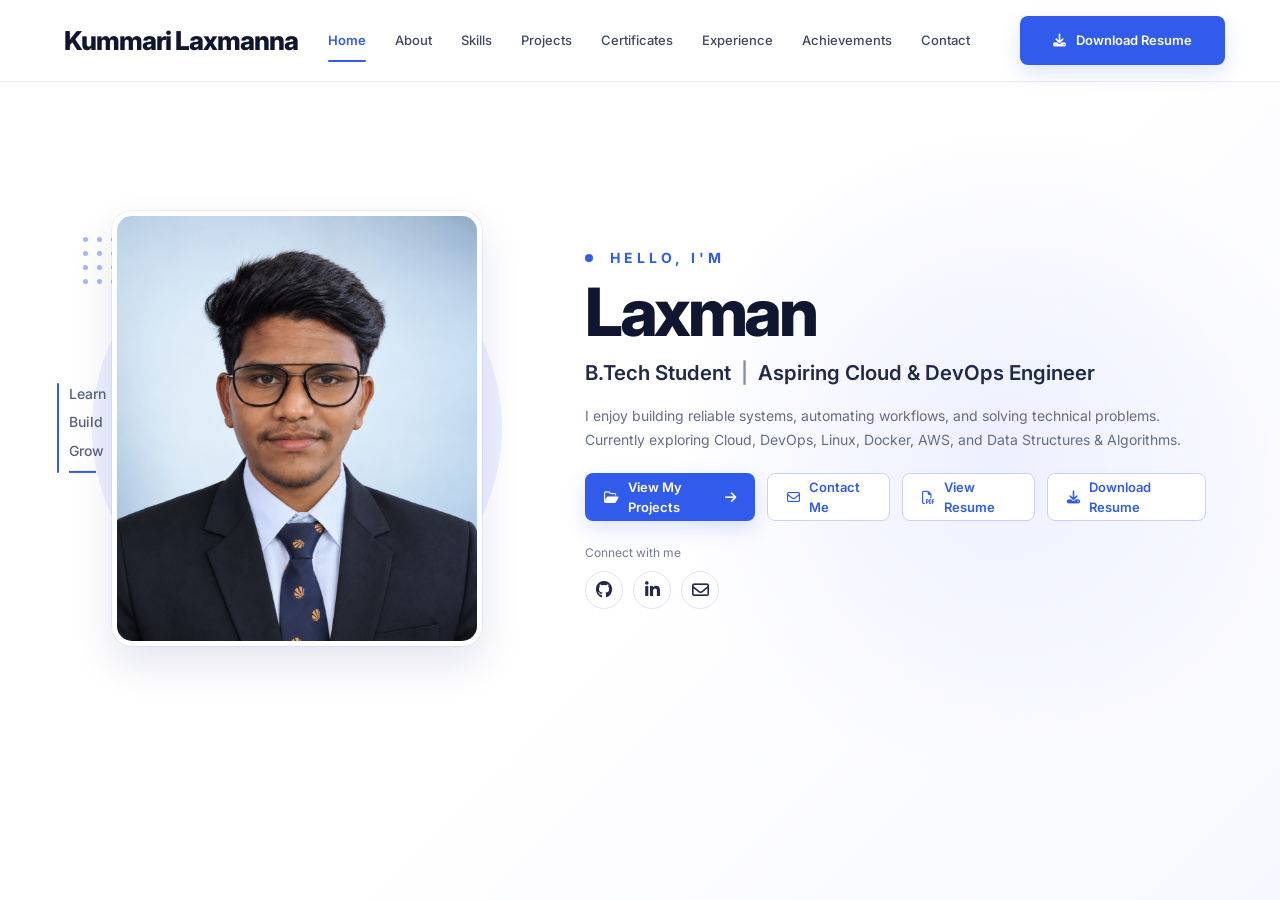
<file: index.html>
<!DOCTYPE html>
<html lang="en">

<head>
    <meta charset="UTF-8">

    <meta name="viewport"
        content="width=device-width, initial-scale=1.0">

    <meta name="description"
        content="Laxman K - B.Tech CSE Student | Aspiring Cloud & DevOps Engineer.">

    <title>Laxman |  Aspiring Cloud & DevOps Engineer</title>

    <!-- Google Font -->

    <link rel="preconnect"
        href="https://fonts.googleapis.com">

    <link rel="preconnect"
        href="https://fonts.googleapis.com"
        crossorigin>

    <link href="https://fonts.googleapis.com/css2?family=Inter:wght@400;500;600;700;800&display=swap"
        rel="stylesheet">

    <!-- Font Awesome -->

    <link rel="stylesheet"
        href="https://cdnjs.cloudflare.com/ajax/libs/font-awesome/6.5.2/css/all.min.css">

    <!-- Main CSS -->

    <link rel="stylesheet"
        href="css/style.css">

    <!-- Home CSS -->

    <link rel="stylesheet"
        href="css/home.css">

</head>


<body>

    <!-- ==================================================
         HEADER
    ================================================== -->

    <header class="site-header">

        <div class="header-container">

            <!-- Logo -->

            <a href="index.html"
                class="site-logo">

                Kummari Laxmanna

            </a>


            <!-- Desktop Navigation -->

            <nav class="desktop-nav"
                aria-label="Main navigation">

                <a href="index.html"
                    class="nav-link active">
                    Home
                </a>

                <a href="about.html"
                    class="nav-link">
                    About
                </a>

                <a href="skills.html"
                    class="nav-link">
                    Skills
                </a>

                <a href="projects.html"
                    class="nav-link">
                    Projects
                </a>

                <a href="certificates.html"
                    class="nav-link">
                    Certificates
                </a>

                <a href="experience.html"
                    class="nav-link">
                    Experience
                </a>

                <a href="achievements.html"
                    class="nav-link">
                    Achievements
                </a>

                <a href="contact.html"
                    class="nav-link">
                    Contact
                </a>

            </nav>


            <!-- Desktop Resume Button -->

            <a href="assets/resume.pdf"
                class="resume-button"
                target="_blank"
                rel="noopener noreferrer">

                <i class="fa-solid fa-download"></i>

                <span>Download Resume</span>

            </a>


            <!-- Mobile Menu Button -->

            <button class="mobile-menu-button"
                id="mobileMenuButton"
                type="button"
                aria-label="Open navigation menu"
                aria-expanded="false">

                <i class="fa-solid fa-bars"></i>

            </button>

        </div>


        <!-- Mobile Navigation -->

        <nav class="mobile-nav"
            id="mobileNav"
            aria-label="Mobile navigation">

            <a href="index.html">
                Home
            </a>

            <a href="about.html">
                About
            </a>

            <a href="skills.html">
                Skills
            </a>

            <a href="projects.html">
                Projects
            </a>

            <a href="certificates.html">
                Certificates
            </a>

            <a href="experience.html">
                Experience
            </a>

            <a href="achievements.html">
                Achievements
            </a>

            <a href="contact.html">
                Contact
            </a>

            <!-- View Resume -->

            <a href="assets/resume.pdf"
                class="mobile-resume-button"
                target="_blank"
                rel="noopener noreferrer">

                <i class="fa-regular fa-file-pdf"></i>

                <span>View Resume</span>

            </a>


            <!-- Download Resume -->

            <a href="assets/resume.pdf"
                class="mobile-resume-button"
                download>

                <i class="fa-solid fa-download"></i>

                <span>Download Resume</span>

            </a>

        </nav>

    </header>


    <!-- ==================================================
         MAIN
    ================================================== -->

    <main>

        <!-- ==================================================
             HOME / HERO
        ================================================== -->

        <section class="hero">

            <div class="hero-container">


                <!-- ==================================================
                     LEFT : PROFILE PHOTO
                ================================================== -->

                <div class="hero-visual">

                    <!-- Background decoration -->

                    <div class="visual-circle"></div>


                    <!-- Dot pattern -->

                    <div class="dot-pattern"
                        aria-hidden="true">

                        <span></span>
                        <span></span>
                        <span></span>

                        <span></span>
                        <span></span>
                        <span></span>

                        <span></span>
                        <span></span>
                        <span></span>

                        <span></span>
                        <span></span>
                        <span></span>

                    </div>


                    <!-- Profile image -->

                    <div class="profile-frame">

                        <img src="assets/profile.png"
                            alt="Laxman K">

                    </div>


                    <!-- Learn Build Grow -->

                    <div class="growth-message">

                        <span>Learn</span>
                        <span>Build</span>
                        <span>Grow</span>

                        <div class="growth-line"></div>

                    </div>

                </div>


                <!-- ==================================================
                     RIGHT : CONTENT
                ================================================== -->

                <div class="hero-content">


                    <!-- Eyebrow -->

                    <p class="hero-eyebrow">
                        HELLO, I'M
                    </p>


                    <!-- Name -->

                    <h1 class="hero-title">
                        Laxman
                    </h1>


                    <!-- Role -->

                    <h2 class="hero-role">

                        B.Tech Student

                        <span>|</span>

                        Aspiring Cloud & DevOps Engineer

                    </h2>


                    <!-- Description -->

                    <p class="hero-description">

                        I enjoy building reliable systems, automating
                        workflows, and solving technical problems.
                        Currently exploring Cloud, DevOps, Linux,
                        Docker, AWS, and Data Structures & Algorithms.

                    </p>


                    <!-- Buttons -->

                    <div class="hero-actions">


                        <!-- Projects Button -->

                        <a href="projects.html"
                            class="button button-primary">

                            <i class="fa-regular fa-folder-open"></i>

                            <span>View My Projects</span>

                            <i class="fa-solid fa-arrow-right"></i>

                        </a>


                        <!-- Contact Button -->

                        <a href="contact.html"
                            class="button button-secondary">

                            <i class="fa-regular fa-envelope"></i>

                            <span>Contact Me</span>

                        </a>


                        <!-- View Resume Button -->

                        <a href="assets/resume.pdf"
                            class="button button-secondary"
                            target="_blank"
                            rel="noopener noreferrer">

                            <i class="fa-regular fa-file-pdf"></i>

                            <span>View Resume</span>

                        </a>


                        <!-- Download Resume Button -->

                        <a href="assets/resume.pdf"
                            class="button button-secondary"
                            download>

                            <i class="fa-solid fa-download"></i>

                            <span>Download Resume</span>

                        </a>

                    </div>


                    <!-- Social -->

                    <div class="social-area">

                        <p>
                            Connect with me
                        </p>


                        <div class="social-links">


                            <!-- GitHub -->

                            <a href="https://github.com/laxman548"
                                aria-label="GitHub"
                                target="_blank"
                                rel="noopener noreferrer">

                                <i class="fa-brands fa-github"></i>

                            </a>


                            <!-- LinkedIn -->

                            <a href="https://www.linkedin.com/in/k-laxman/"
                                aria-label="LinkedIn"
                                target="_blank"
                                rel="noopener noreferrer">

                                <i class="fa-brands fa-linkedin-in"></i>

                            </a>


                            <!-- Email -->

                            <a href="mailto:laxmankummari548@gmail.com"
                                aria-label="Email">

                                <i class="fa-regular fa-envelope"></i>

                            </a>

                        </div>

                    </div>

                </div>

            </div>

        </section>

    </main>


    <!-- JavaScript -->

    <script src="js/main.js"></script>

</body>

</html>
</file>
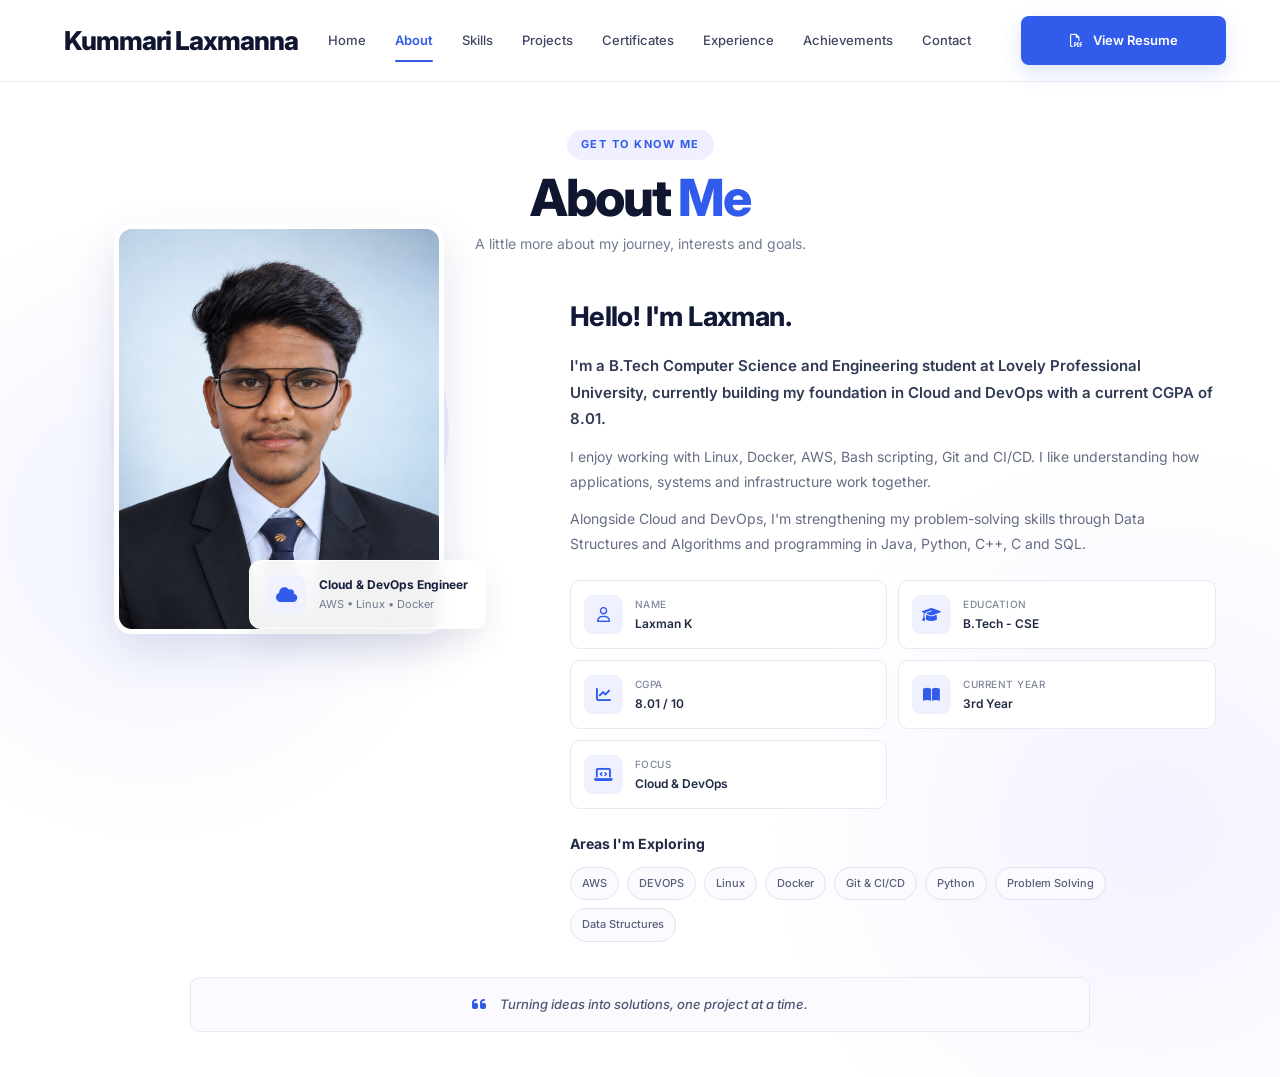
<file: about.html>
<!DOCTYPE html>
<html lang="en">

<head>

    <meta charset="UTF-8">

    <meta name="viewport"
        content="width=device-width, initial-scale=1.0">

    <meta name="description"
        content="About Laxman K - B.Tech Computer Science student focused on Cloud and DevOps engineering.">

    <title>About Me | Laxman</title>


    <!-- Google Font -->

    <link rel="preconnect"
        href="https://fonts.googleapis.com">

    <link rel="preconnect"
        href="https://fonts.gstatic.com"
        crossorigin>

    <link href="https://fonts.googleapis.com/css2?family=Inter:wght@400;500;600;700;800&display=swap"
        rel="stylesheet">


    <!-- Font Awesome -->

    <link rel="stylesheet"
        href="https://cdnjs.cloudflare.com/ajax/libs/font-awesome/6.5.2/css/all.min.css">


    <!-- Common CSS -->

    <link rel="stylesheet"
        href="css/style.css">


    <!-- About CSS -->

    <link rel="stylesheet"
        href="css/about.css">

</head>


<body>


    <!-- ==================================================
         HEADER
    ================================================== -->

    <header class="site-header">

        <div class="header-container">


            <!-- Logo -->

            <a href="index.html"
                class="site-logo">

                Kummari Laxmanna

            </a>


            <!-- Desktop Navigation -->

            <nav class="desktop-nav"
                aria-label="Main navigation">

                <a href="index.html"
                    class="nav-link">

                    Home

                </a>


                <a href="about.html"
                    class="nav-link active">

                    About

                </a>


                <a href="skills.html"
                    class="nav-link">

                    Skills

                </a>


                <a href="projects.html"
                    class="nav-link">

                    Projects

                </a>


                <a href="certificates.html"
                    class="nav-link">

                    Certificates

                </a>


                <a href="experience.html"
                    class="nav-link">

                    Experience

                </a>


                <a href="achievements.html"
                    class="nav-link">

                    Achievements

                </a>


                <a href="contact.html"
                    class="nav-link">

                    Contact

                </a>

            </nav>


            <!-- Desktop Resume Button -->

            <a href="assets/resume.pdf"
                class="resume-button"
                target="_blank"
                rel="noopener noreferrer">

                <i class="fa-regular fa-file-pdf"></i>

                <span>View Resume</span>

            </a>


            <!-- Mobile Menu Button -->

            <button class="mobile-menu-button"
                id="mobileMenuButton"
                type="button"
                aria-label="Open navigation menu"
                aria-expanded="false">

                <i class="fa-solid fa-bars"></i>

            </button>


        </div>


        <!-- Mobile Navigation -->

        <nav class="mobile-nav"
            id="mobileNav"
            aria-label="Mobile navigation">


            <a href="index.html">

                Home

            </a>


            <a href="about.html">

                About

            </a>


            <a href="skills.html">

                Skills

            </a>


            <a href="projects.html">

                Projects

            </a>


            <a href="certificates.html">

                Certificates

            </a>


            <a href="experience.html">

                Experience

            </a>


            <a href="achievements.html">

                Achievements

            </a>


            <a href="contact.html">

                Contact

            </a>


            <!-- Mobile Resume Options -->

            <a href="assets/resume.pdf"
                class="mobile-resume-button"
                target="_blank"
                rel="noopener noreferrer">

                <i class="fa-regular fa-file-pdf"></i>

                <span>View Resume</span>

            </a>


            <a href="assets/resume.pdf"
                class="mobile-resume-button"
                download>

                <i class="fa-solid fa-download"></i>

                <span>Download Resume</span>

            </a>


        </nav>

    </header>



    <!-- ==================================================
         ABOUT PAGE
    ================================================== -->

    <main>

        <section class="about-page">


            <!-- Page Heading -->

            <div class="about-heading">

                <span class="section-label">

                    GET TO KNOW ME

                </span>


                <h1>

                    About <span>Me</span>

                </h1>


                <p>

                    A little more about my journey,
                    interests and goals.

                </p>

            </div>



            <!-- Main About Content -->

            <div class="about-container">


                <!-- ==================================================
                     LEFT PHOTO
                ================================================== -->

                <div class="about-photo-area">

                    <div class="about-photo-decoration"></div>


                    <div class="about-photo">

                        <img src="assets/profile.png"
                            alt="Laxman K">

                    </div>


                    <!-- Profile Information Card -->

                    <div class="about-photo-card">

                        <i class="fa-solid fa-cloud"></i>


                        <div>

                            <strong>

                                Cloud & DevOps Engineer

                            </strong>


                            <span>

                                AWS • Linux • Docker

                            </span>

                        </div>

                    </div>


                </div>



                <!-- ==================================================
                     RIGHT CONTENT
                ================================================== -->

                <div class="about-content">


                    <h2>

                        Hello! I'm Laxman.

                    </h2>


                    <p class="about-intro">

                        I'm a B.Tech Computer Science and Engineering
                        student at Lovely Professional University,
                        currently building my foundation in Cloud and
                        DevOps with a current CGPA of 8.01.

                    </p>


                    <p>

                        I enjoy working with Linux, Docker, AWS,
                        Bash scripting, Git and CI/CD. I like
                        understanding how applications, systems and
                        infrastructure work together.

                    </p>


                    <p>

                        Alongside Cloud and DevOps, I'm strengthening
                        my problem-solving skills through Data Structures
                        and Algorithms and programming in Java, Python,
                        C++, C and SQL.

                    </p>



                    <!-- ==================================================
                         INFORMATION
                    ================================================== -->

                    <div class="about-info-grid">


                        <!-- Name -->

                        <div class="info-item">

                            <div class="info-icon">

                                <i class="fa-regular fa-user"></i>

                            </div>


                            <div>

                                <span>

                                    Name

                                </span>


                                <strong>

                                    Laxman K

                                </strong>

                            </div>

                        </div>



                        <!-- Education -->

                        <div class="info-item">

                            <div class="info-icon">

                                <i class="fa-solid fa-graduation-cap"></i>

                            </div>


                            <div>

                                <span>

                                    Education

                                </span>


                                <strong>

                                    B.Tech - CSE

                                </strong>

                            </div>

                        </div>



                        <!-- CGPA -->

                        <div class="info-item">

                            <div class="info-icon">

                                <i class="fa-solid fa-chart-line"></i>

                            </div>


                            <div>

                                <span>

                                    CGPA

                                </span>


                                <strong>

                                    8.01 / 10

                                </strong>

                            </div>

                        </div>



                        <!-- Current Year -->

                        <div class="info-item">

                            <div class="info-icon">

                                <i class="fa-solid fa-book-open"></i>

                            </div>


                            <div>

                                <span>

                                    Current Year

                                </span>


                                <strong>

                                    3rd Year

                                </strong>

                            </div>

                        </div>



                        <!-- Focus -->

                        <div class="info-item">

                            <div class="info-icon">

                                <i class="fa-solid fa-laptop-code"></i>

                            </div>


                            <div>

                                <span>

                                    Focus

                                </span>


                                <strong>

                                    Cloud & DevOps

                                </strong>

                            </div>

                        </div>


                    </div>



                    <!-- ==================================================
                         INTERESTS
                    ================================================== -->

                    <div class="interests">


                        <h3>

                            Areas I'm Exploring

                        </h3>



                        <div class="interest-tags">

                            <span>

                                AWS

                            </span>


                            <span>

                                DEVOPS

                            </span>


                            <span>

                                Linux

                            </span>


                            <span>

                                Docker

                            </span>


                            <span>

                                Git & CI/CD

                            </span>


                            <span>

                                Python

                            </span>


                            <span>

                                Problem Solving

                            </span>


                            <span>

                                Data Structures

                            </span>

                        </div>


                    </div>


                </div>


            </div>



            <!-- ==================================================
                 QUOTE
            ================================================== -->

            <div class="about-quote">

                <i class="fa-solid fa-quote-left"></i>


                <p>

                    Turning ideas into solutions,
                    one project at a time.

                </p>


            </div>


        </section>

    </main>



    <!-- JavaScript -->

    <script src="js/main.js"></script>


</body>

</html>
</file>
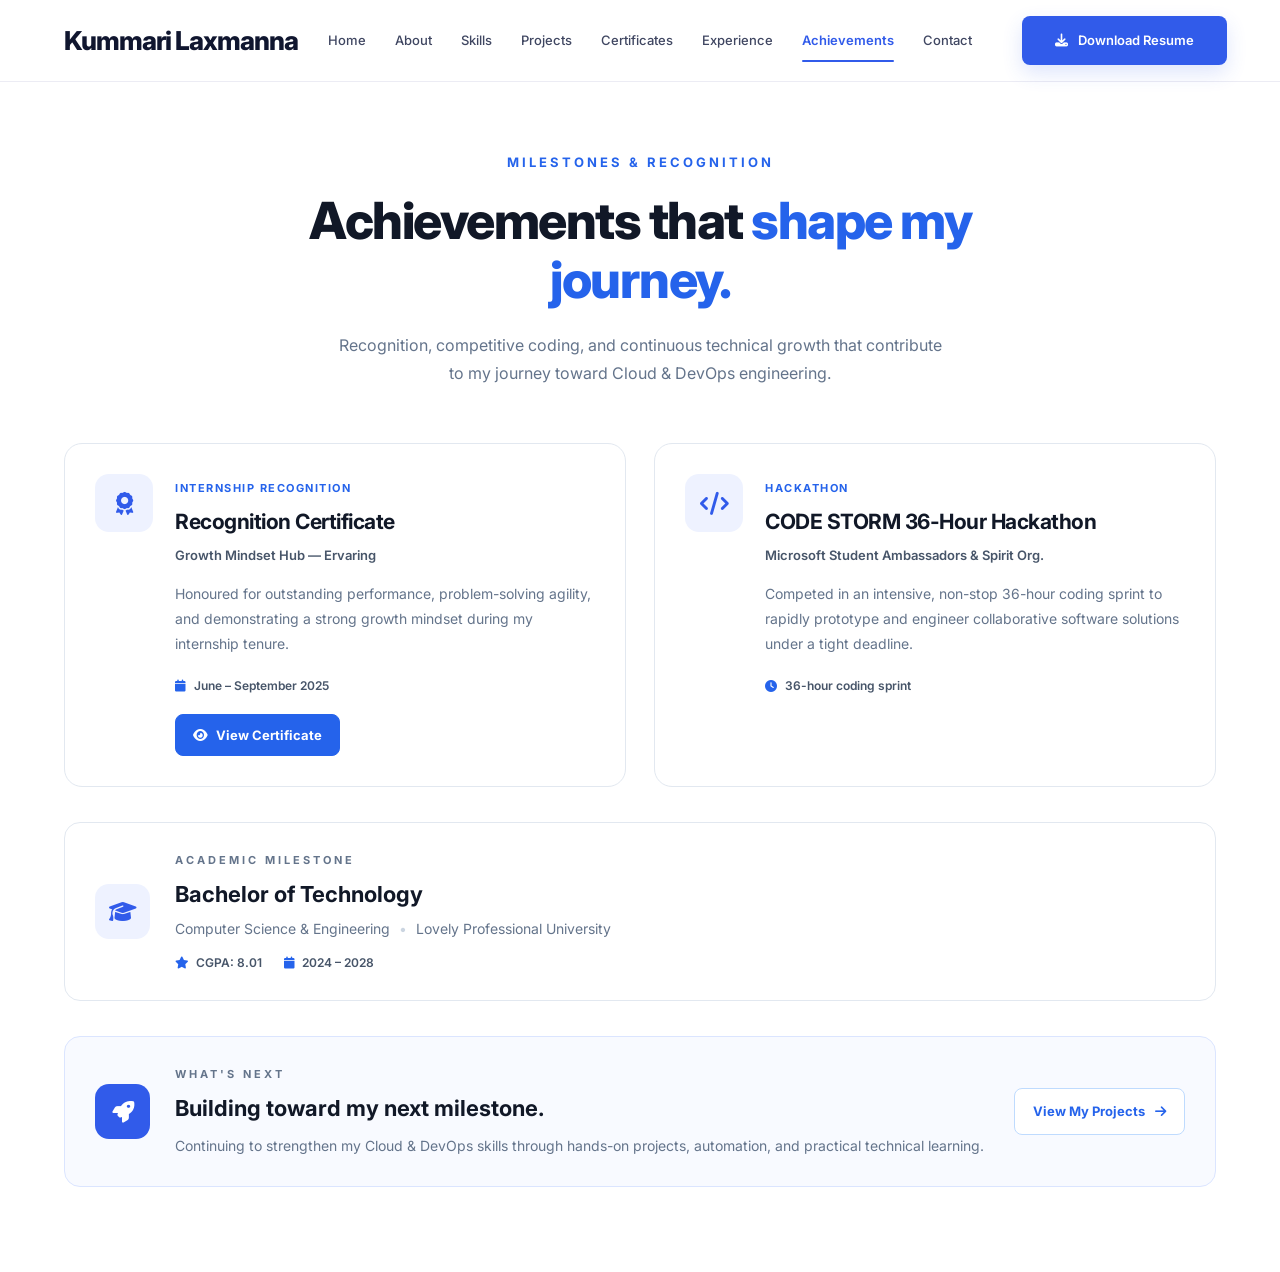
<file: achievements.html>
<!DOCTYPE html>
<html lang="en">

<head>
    <meta charset="UTF-8">

    <meta name="viewport"
        content="width=device-width, initial-scale=1.0">

    <meta name="description"
        content="Kummari Laxman - Achievements, recognition, and hackathon experience.">

    <title>Achievements | Laxman</title>

    <link rel="preconnect"
        href="https://fonts.googleapis.com">

    <link rel="preconnect"
        href="https://fonts.gstatic.com"
        crossorigin>

    <link href="https://fonts.googleapis.com/css2?family=Inter:wght@400;500;600;700;800&display=swap"
        rel="stylesheet">

    <link rel="stylesheet"
        href="https://cdnjs.cloudflare.com/ajax/libs/font-awesome/6.5.2/css/all.min.css">

    <link rel="stylesheet"
        href="css/style.css">

    <link rel="stylesheet"
        href="css/achievements.css">
</head>

<body>

    <!-- HEADER -->

    <header class="site-header">

        <div class="header-container">

            <a href="index.html"
                class="site-logo">
                Kummari Laxmanna
            </a>

            <nav class="desktop-nav"
                aria-label="Main navigation">

                <a href="index.html"
                    class="nav-link">
                    Home
                </a>

                <a href="about.html"
                    class="nav-link">
                    About
                </a>

                <a href="skills.html"
                    class="nav-link">
                    Skills
                </a>

                <a href="projects.html"
                    class="nav-link">
                    Projects
                </a>

                <a href="certificates.html"
                    class="nav-link">
                    Certificates
                </a>

                <a href="experience.html"
                    class="nav-link">
                    Experience
                </a>

                <a href="achievements.html"
                    class="nav-link active">
                    Achievements
                </a>

                <a href="contact.html"
                    class="nav-link">
                    Contact
                </a>

            </nav>

            <a href="assets/resume.pdf"
                class="resume-button"
                download>

                <i class="fa-solid fa-download"></i>

                <span>Download Resume</span>

            </a>
            

            <button class="mobile-menu-button"
                id="mobileMenuButton"
                type="button"
                aria-label="Open navigation menu"
                aria-expanded="false">

                <i class="fa-solid fa-bars"></i>

            </button>

        </div>

        <nav class="mobile-nav"
            id="mobileNav"
            aria-label="Mobile navigation">

            <a href="index.html">Home</a>
            <a href="about.html">About</a>
            <a href="skills.html">Skills</a>
            <a href="projects.html">Projects</a>
            <a href="certificates.html">Certificates</a>
            <a href="experience.html">Experience</a>
            <a href="achievements.html">Achievements</a>
            <a href="contact.html">Contact</a>

        </nav>

    </header>


    <!-- ACHIEVEMENTS -->

    <main>

        <section class="achievements-page">

            <div class="container">

                <div class="section-heading">

                    <p class="section-label">
                        MILESTONES & RECOGNITION
                    </p>

                    <h1>
                        Achievements that
                        <span>shape my journey.</span>
                    </h1>

                    <p class="section-description">

                        Recognition, competitive coding, and
                        continuous technical growth that contribute
                        to my journey toward Cloud & DevOps engineering.

                    </p>

                </div>


                <!-- ACHIEVEMENT CARDS -->

                <div class="achievements-grid">


                    <!-- RECOGNITION CERTIFICATE -->

                    <article class="achievement-card">

                        <div class="achievement-icon">

                            <i class="fa-solid fa-award"></i>

                        </div>

                        <div class="achievement-content">

                            <span class="achievement-label">
                                INTERNSHIP RECOGNITION
                            </span>

                            <h2>
                                Recognition Certificate
                            </h2>

                            <p class="achievement-organization">
                                Growth Mindset Hub — Ervaring
                            </p>

                            <p class="achievement-description">

                                Honoured for outstanding performance,
                                problem-solving agility, and demonstrating
                                a strong growth mindset during my internship
                                tenure.

                            </p>

                            <div class="achievement-meta">

                                <i class="fa-solid fa-calendar"></i>

                                June – September 2025

                            </div>

                            <a href="https://drive.google.com/file/d/1fxbbYEgmd7vOCf-v8fRPDLGw59XsE00I/view?usp=drive_link"
                                class="certificate-button"
                                target="_blank"
                                rel="noopener noreferrer">

                                <i class="fa-solid fa-eye"></i>

                                View Certificate

                            </a>

                        </div>

                    </article>


                    <!-- CODE STORM -->

                    <article class="achievement-card">

                        <div class="achievement-icon">

                            <i class="fa-solid fa-code"></i>

                        </div>

                        <div class="achievement-content">

                            <span class="achievement-label">
                                HACKATHON
                            </span>

                            <h2>
                                CODE STORM 36-Hour Hackathon
                            </h2>

                            <p class="achievement-organization">
                                Microsoft Student Ambassadors
                                & Spirit Org.
                            </p>

                            <p class="achievement-description">

                                Competed in an intensive, non-stop
                                36-hour coding sprint to rapidly prototype
                                and engineer collaborative software
                                solutions under a tight deadline.

                            </p>

                            <div class="achievement-meta">

                                <i class="fa-solid fa-clock"></i>

                                36-hour coding sprint

                            </div>

                        </div>

                    </article>


                </div>


                <!-- ACADEMIC HIGHLIGHT -->

                <div class="academic-highlight">

                    <div class="academic-icon">

                        <i class="fa-solid fa-graduation-cap"></i>

                    </div>

                    <div class="academic-content">

                        <p class="section-label">
                            ACADEMIC MILESTONE
                        </p>

                        <h2>
                            Bachelor of Technology
                        </h2>

                        <p>
                            Computer Science & Engineering
                            <span>•</span>
                            Lovely Professional University
                        </p>

                        <div class="academic-details">

                            <span>
                                <i class="fa-solid fa-star"></i>
                                CGPA: 8.01
                            </span>

                            <span>
                                <i class="fa-solid fa-calendar"></i>
                                2024 – 2028
                            </span>

                        </div>

                    </div>

                </div>


                <!-- BOTTOM JOURNEY -->

                <div class="journey-card">

                    <div class="journey-icon">

                        <i class="fa-solid fa-rocket"></i>

                    </div>

                    <div class="journey-content">

                        <p class="section-label">
                            WHAT'S NEXT
                        </p>

                        <h2>
                            Building toward my next milestone.
                        </h2>

                        <p>

                            Continuing to strengthen my Cloud & DevOps
                            skills through hands-on projects, automation,
                            and practical technical learning.

                        </p>

                    </div>

                    <a href="projects.html"
                        class="secondary-button">

                        View My Projects

                        <i class="fa-solid fa-arrow-right"></i>

                    </a>

                </div>

            </div>

        </section>

    </main>


    <script src="js/main.js"></script>

</body>

</html>
</file>
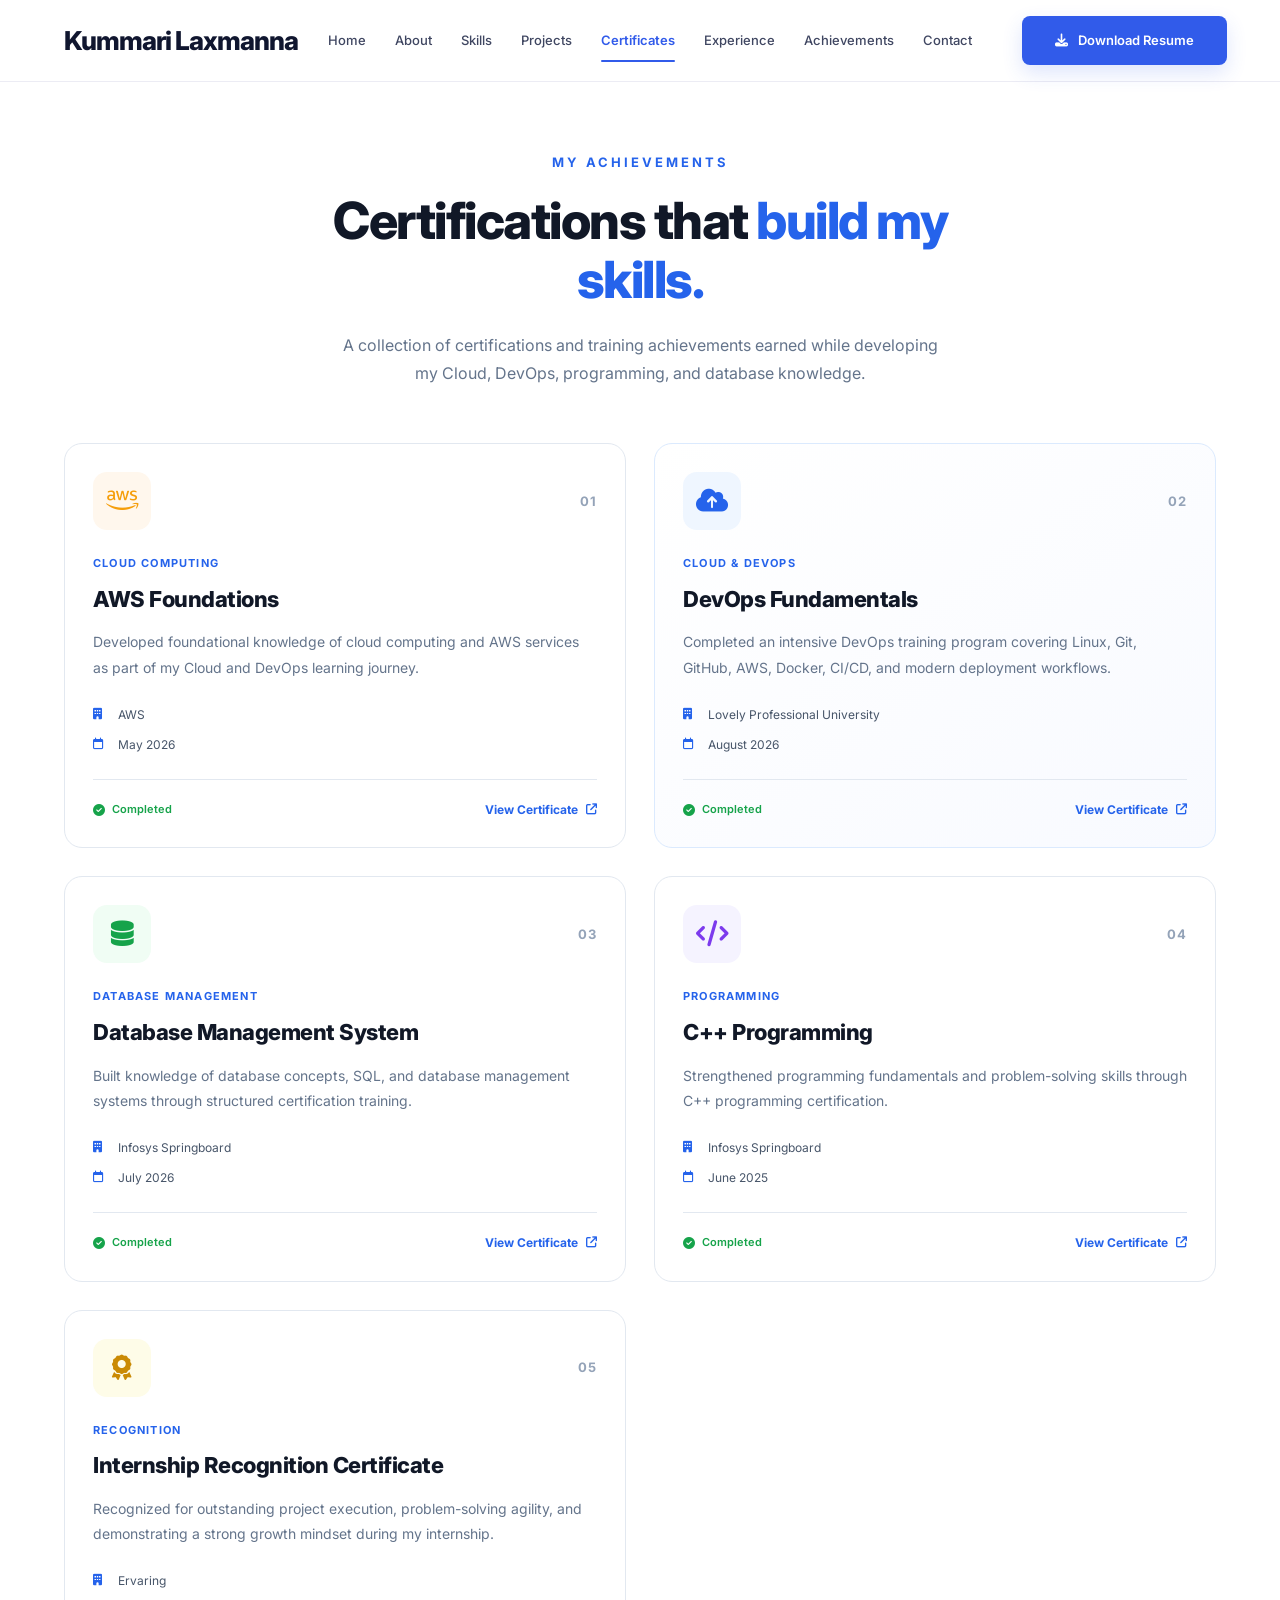
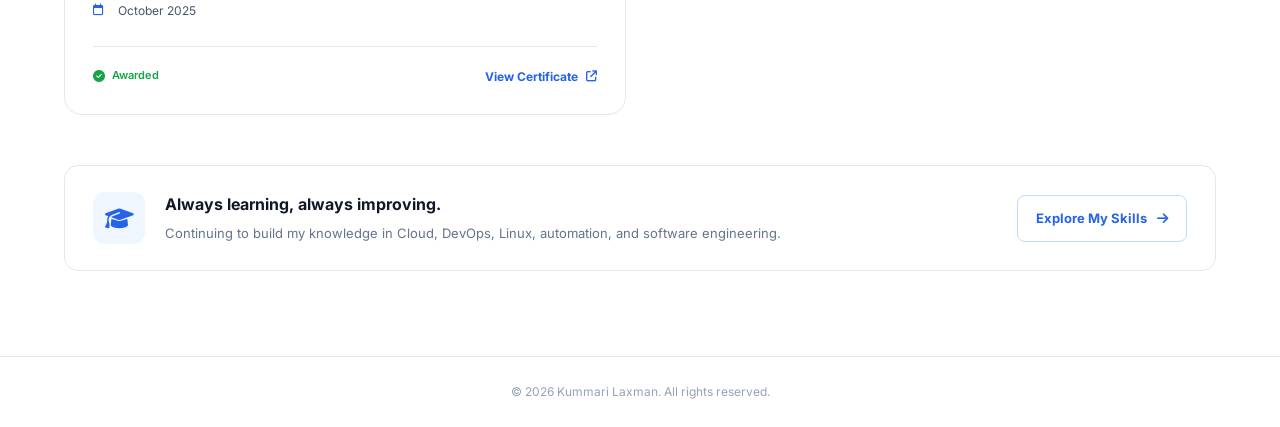
<file: certificates.html>
<!DOCTYPE html>
<html lang="en">

<head>
    <meta charset="UTF-8">

    <meta name="viewport"
        content="width=device-width, initial-scale=1.0">

    <meta name="description"
        content="Laxman K - Cloud, DevOps and Programming Certifications.">

    <title>Certificates | Laxman</title>

    <!-- Google Font -->
    <link rel="preconnect"
        href="https://fonts.googleapis.com">

    <link rel="preconnect"
        href="https://fonts.gstatic.com"
        crossorigin>

    <link href="https://fonts.googleapis.com/css2?family=Inter:wght@400;500;600;700;800&display=swap"
        rel="stylesheet">

    <!-- Font Awesome -->
    <link rel="stylesheet"
        href="https://cdnjs.cloudflare.com/ajax/libs/font-awesome/6.5.2/css/all.min.css">

    <!-- Global CSS -->
    <link rel="stylesheet"
        href="css/style.css">

    <!-- Certificates CSS -->
    <link rel="stylesheet"
        href="css/certificates.css">

</head>

<body>

    <!-- ==================================================
         HEADER
    ================================================== -->

    <header class="site-header">

        <div class="header-container">

            <!-- Logo -->
            <a href="index.html"
                class="site-logo">

                Kummari Laxmanna

            </a>

            <!-- Desktop Navigation -->
            <nav class="desktop-nav"
                aria-label="Main navigation">

                <a href="index.html"
                    class="nav-link">

                    Home

                </a>

                <a href="about.html"
                    class="nav-link">

                    About

                </a>

                <a href="skills.html"
                    class="nav-link">

                    Skills

                </a>

                <a href="projects.html"
                    class="nav-link">

                    Projects

                </a>

                <a href="certificates.html"
                    class="nav-link active">

                    Certificates

                </a>

                <a href="experience.html"
                    class="nav-link">

                    Experience

                </a>

                <a href="achievements.html"
                    class="nav-link">

                    Achievements

                </a>

                <a href="contact.html"
                    class="nav-link">

                    Contact

                </a>

            </nav>

            <!-- Resume Button -->
            <a href="assets/resume.pdf"
                class="resume-button"
                download>

                <i class="fa-solid fa-download"></i>

                <span>Download Resume</span>

            </a>

            <!-- Mobile Menu -->
            <button class="mobile-menu-button"
                id="mobileMenuButton"
                type="button"
                aria-label="Open navigation menu"
                aria-expanded="false">

                <i class="fa-solid fa-bars"></i>

            </button>

        </div>

        <!-- Mobile Navigation -->
        <nav class="mobile-nav"
            id="mobileNav"
            aria-label="Mobile navigation">

            <a href="index.html">Home</a>

            <a href="about.html">About</a>

            <a href="skills.html">Skills</a>

            <a href="projects.html">Projects</a>

            <a href="certificates.html">Certificates</a>

            <a href="experience.html">Experience</a>

            <a href="achievements.html">Achievements</a>

            <a href="contact.html">Contact</a>

        </nav>

    </header>


    <!-- ==================================================
         MAIN
    ================================================== -->

    <main>

        <!-- Certificates Hero -->
        <section class="certificates-hero">

            <div class="container">

                <div class="section-heading">

                    <p class="section-label">
                        MY ACHIEVEMENTS
                    </p>

                    <h1>
                        Certifications that
                        <span>build my skills.</span>
                    </h1>

                    <p class="section-description">

                        A collection of certifications and training
                        achievements earned while developing my
                        Cloud, DevOps, programming, and database
                        knowledge.

                    </p>

                </div>


                <!-- ==================================================
                     CERTIFICATES GRID
                ================================================== -->

                <div class="certificates-grid">


                    <!-- Certificate 1 -->
                    <article class="certificate-card">

                        <div class="certificate-top">

                            <div class="certificate-icon aws-icon">

                                <i class="fa-brands fa-aws"></i>

                            </div>

                            <span class="certificate-number">
                                01
                            </span>

                        </div>

                        <span class="certificate-category">
                            Cloud Computing
                        </span>

                        <h2>
                            AWS Foundations
                        </h2>

                        <p class="certificate-description">

                            Developed foundational knowledge of
                            cloud computing and AWS services as
                            part of my Cloud and DevOps learning
                            journey.

                        </p>

                        <div class="certificate-details">

                            <div>

                                <i class="fa-solid fa-building"></i>

                                <span>AWS</span>

                            </div>

                            <div>

                                <i class="fa-regular fa-calendar"></i>

                                <span>May 2026</span>

                            </div>

                        </div>

                        <div class="certificate-footer">

                            <span class="certificate-status">
                                <i class="fa-solid fa-circle-check"></i>
                                Completed
                            </span>

                            <a href="#"
                                class="certificate-link"
                                aria-label="View AWS Foundations certificate">

                                View Certificate
                                <i class="fa-solid fa-arrow-up-right-from-square"></i>

                            </a>

                        </div>

                    </article>


                    <!-- Certificate 2 -->
                    <article class="certificate-card featured-certificate">

                        <div class="certificate-top">

                            <div class="certificate-icon devops-icon">

                                <i class="fa-solid fa-cloud-arrow-up"></i>

                            </div>

                            <span class="certificate-number">
                                02
                            </span>

                        </div>

                        <span class="certificate-category">
                            Cloud & DevOps
                        </span>

                        <h2>
                            DevOps Fundamentals
                        </h2>

                        <p class="certificate-description">

                            Completed an intensive DevOps training
                            program covering Linux, Git, GitHub,
                            AWS, Docker, CI/CD, and modern
                            deployment workflows.

                        </p>

                        <div class="certificate-details">

                            <div>

                                <i class="fa-solid fa-building"></i>

                                <span>
                                    Lovely Professional University
                                </span>

                            </div>

                            <div>

                                <i class="fa-regular fa-calendar"></i>

                                <span>August 2026</span>

                            </div>

                        </div>

                        <div class="certificate-footer">

                            <span class="certificate-status">
                                <i class="fa-solid fa-circle-check"></i>
                                Completed
                            </span>

                            <a href="https://drive.google.com/file/d/1nvfVNffYAyow3VPwbHd6G1fRW7nl4hsJ/view?usp=drive_link"
                                class="certificate-link"
                                aria-label="View DevOps Fundamentals certificate">

                                View Certificate
                                <i class="fa-solid fa-arrow-up-right-from-square"></i>

                            </a>

                        </div>

                    </article>


                    <!-- Certificate 3 -->
                    <article class="certificate-card">

                        <div class="certificate-top">

                            <div class="certificate-icon dbms-icon">

                                <i class="fa-solid fa-database"></i>

                            </div>

                            <span class="certificate-number">
                                03
                            </span>

                        </div>

                        <span class="certificate-category">
                            Database Management
                        </span>

                        <h2>
                            Database Management System
                        </h2>

                        <p class="certificate-description">

                            Built knowledge of database concepts,
                            SQL, and database management systems
                            through structured certification
                            training.

                        </p>

                        <div class="certificate-details">

                            <div>

                                <i class="fa-solid fa-building"></i>

                                <span>Infosys Springboard</span>

                            </div>

                            <div>

                                <i class="fa-regular fa-calendar"></i>

                                <span>July 2026</span>

                            </div>

                        </div>

                        <div class="certificate-footer">

                            <span class="certificate-status">
                                <i class="fa-solid fa-circle-check"></i>
                                Completed
                            </span>

                            <a href="#"
                                class="certificate-link"
                                aria-label="View DBMS certificate">

                                View Certificate
                                <i class="fa-solid fa-arrow-up-right-from-square"></i>

                            </a>

                        </div>

                    </article>


                    <!-- Certificate 4 -->
                    <article class="certificate-card">

                        <div class="certificate-top">

                            <div class="certificate-icon cpp-icon">

                                <i class="fa-solid fa-code"></i>

                            </div>

                            <span class="certificate-number">
                                04
                            </span>

                        </div>

                        <span class="certificate-category">
                            Programming
                        </span>

                        <h2>
                            C++ Programming
                        </h2>

                        <p class="certificate-description">

                            Strengthened programming fundamentals
                            and problem-solving skills through
                            C++ programming certification.

                        </p>

                        <div class="certificate-details">

                            <div>

                                <i class="fa-solid fa-building"></i>

                                <span>Infosys Springboard</span>

                            </div>

                            <div>

                                <i class="fa-regular fa-calendar"></i>

                                <span>June 2025</span>

                            </div>

                        </div>

                        <div class="certificate-footer">

                            <span class="certificate-status">
                                <i class="fa-solid fa-circle-check"></i>
                                Completed
                            </span>

                            <a href="#"
                                class="certificate-link"
                                aria-label="View C++ Programming certificate">

                                View Certificate
                                <i class="fa-solid fa-arrow-up-right-from-square"></i>

                            </a>

                        </div>

                    </article>


                    <!-- Certificate 5 -->
                    <article class="certificate-card recognition-card">

                        <div class="certificate-top">

                            <div class="certificate-icon recognition-icon">

                                <i class="fa-solid fa-award"></i>

                            </div>

                            <span class="certificate-number">
                                05
                            </span>

                        </div>

                        <span class="certificate-category">
                            Recognition
                        </span>

                        <h2>
                            Internship Recognition Certificate
                        </h2>

                        <p class="certificate-description">

                            Recognized for outstanding project
                            execution, problem-solving agility,
                            and demonstrating a strong growth
                            mindset during my internship.

                        </p>

                        <div class="certificate-details">

                            <div>

                                <i class="fa-solid fa-building"></i>

                                <span>Ervaring</span>

                            </div>

                            <div>

                                <i class="fa-regular fa-calendar"></i>

                                <span>October 2025</span>

                            </div>

                        </div>

                        <div class="certificate-footer">

                            <span class="certificate-status">
                                <i class="fa-solid fa-circle-check"></i>
                                Awarded
                            </span>

                            <a href="#"
                                class="certificate-link"
                                aria-label="View internship recognition certificate">

                                View Certificate
                                <i class="fa-solid fa-arrow-up-right-from-square"></i>

                            </a>

                        </div>

                    </article>

                </div>


                <!-- Bottom Note -->
                <div class="certificates-bottom">

                    <div class="bottom-icon">

                        <i class="fa-solid fa-graduation-cap"></i>

                    </div>

                    <div class="bottom-content">

                        <h3>
                            Always learning, always improving.
                        </h3>

                        <p>

                            Continuing to build my knowledge in
                            Cloud, DevOps, Linux, automation,
                            and software engineering.

                        </p>

                    </div>

                    <a href="skills.html"
                        class="secondary-button">

                        Explore My Skills
                        <i class="fa-solid fa-arrow-right"></i>

                    </a>

                </div>

            </div>

        </section>

    </main>


    <!-- Footer -->
    <footer class="site-footer">

        <p>
            © 2026 Kummari Laxman. All rights reserved.
        </p>

    </footer>


    <!-- JavaScript -->
    <script src="js/main.js"></script>

</body>

</html>
</file>
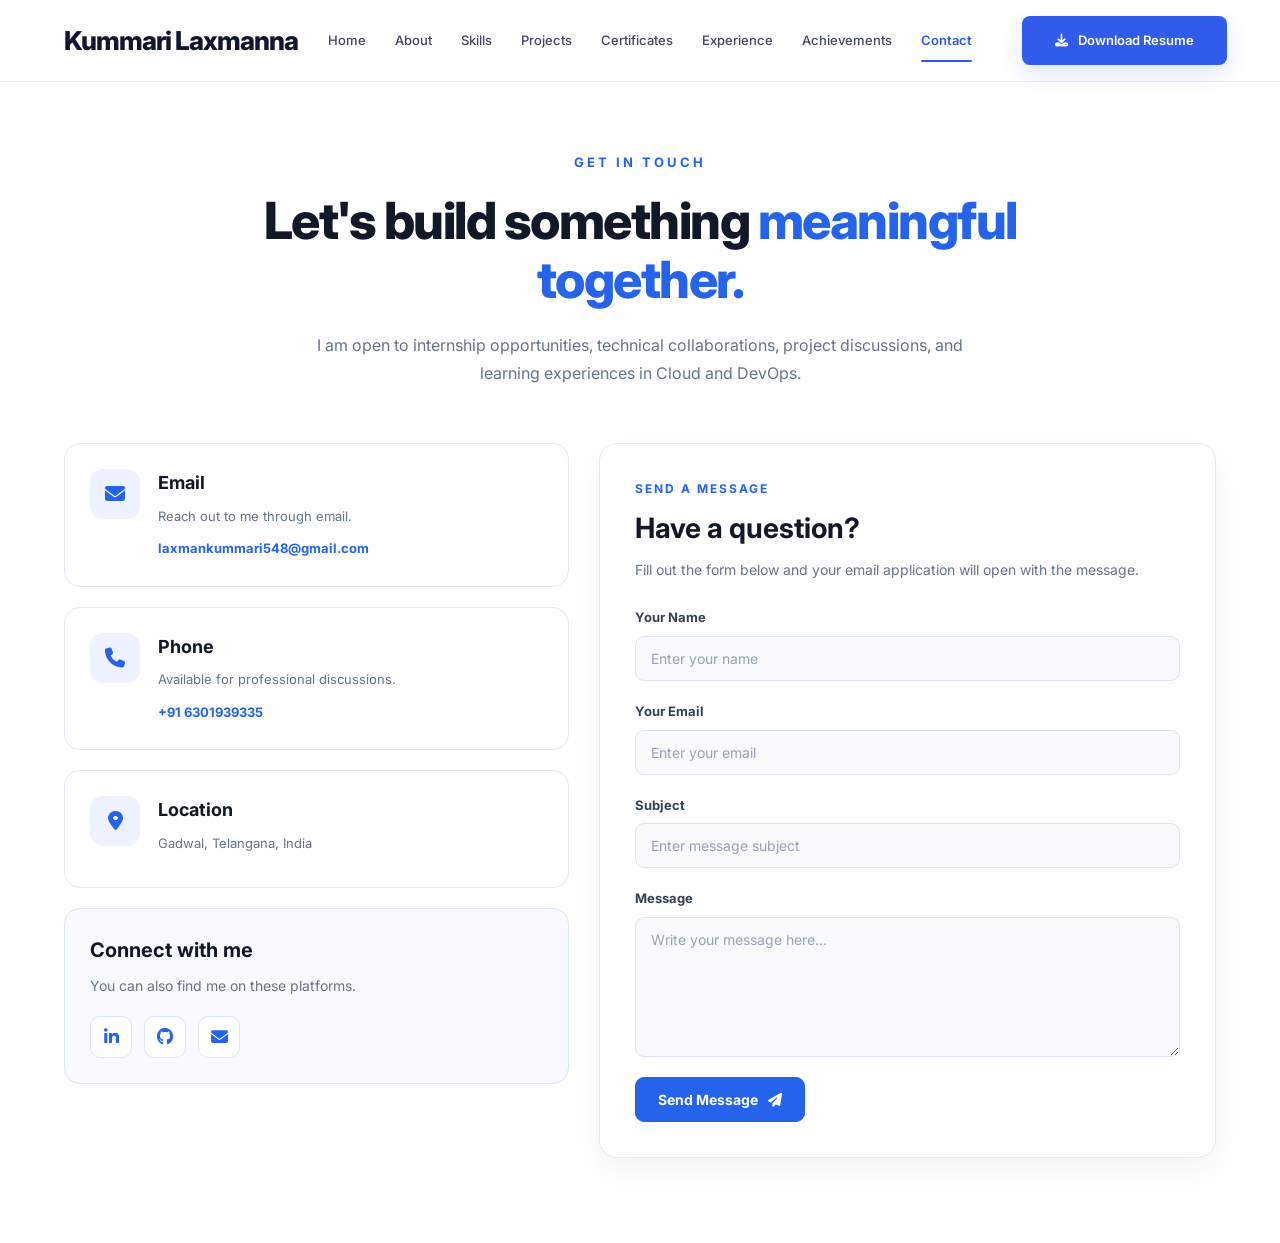
<file: contact.html>
<!DOCTYPE html>
<html lang="en">

<head>
    <meta charset="UTF-8">

    <meta name="viewport"
        content="width=device-width, initial-scale=1.0">

    <meta name="description"
        content="Contact Kummari Laxman for collaboration, internship opportunities, and technical discussions.">

    <title>Contact | Laxman</title>

    <link rel="preconnect"
        href="https://fonts.googleapis.com">

    <link rel="preconnect"
        href="https://fonts.gstatic.com"
        crossorigin>

    <link href="https://fonts.googleapis.com/css2?family=Inter:wght@400;500;600;700;800&display=swap"
        rel="stylesheet">

    <link rel="stylesheet"
        href="https://cdnjs.cloudflare.com/ajax/libs/font-awesome/6.5.2/css/all.min.css">

    <link rel="stylesheet"
        href="css/style.css">

    <link rel="stylesheet"
        href="css/contact.css">
</head>

<body>

    <!-- HEADER -->

    <header class="site-header">

        <div class="header-container">

            <a href="index.html"
                class="site-logo">
                Kummari Laxmanna
            </a>

            <nav class="desktop-nav"
                aria-label="Main navigation">

                <a href="index.html"
                    class="nav-link">
                    Home
                </a>

                <a href="about.html"
                    class="nav-link">
                    About
                </a>

                <a href="skills.html"
                    class="nav-link">
                    Skills
                </a>

                <a href="projects.html"
                    class="nav-link">
                    Projects
                </a>

                <a href="certificates.html"
                    class="nav-link">
                    Certificates
                </a>

                <a href="experience.html"
                    class="nav-link">
                    Experience
                </a>

                <a href="achievements.html"
                    class="nav-link">
                    Achievements
                </a>

                <a href="contact.html"
                    class="nav-link active">
                    Contact
                </a>

            </nav>

            <a href="assets/resume.pdf"
                class="resume-button"
                download>

                <i class="fa-solid fa-download"></i>

                <span>Download Resume</span>

            </a>

            <button class="mobile-menu-button"
                id="mobileMenuButton"
                type="button"
                aria-label="Open navigation menu"
                aria-expanded="false">

                <i class="fa-solid fa-bars"></i>

            </button>

        </div>

        <nav class="mobile-nav"
            id="mobileNav"
            aria-label="Mobile navigation">

            <a href="index.html">Home</a>
            <a href="about.html">About</a>
            <a href="skills.html">Skills</a>
            <a href="projects.html">Projects</a>
            <a href="certificates.html">Certificates</a>
            <a href="experience.html">Experience</a>
            <a href="achievements.html">Achievements</a>
            <a href="contact.html">Contact</a>

        </nav>

    </header>


    <!-- CONTACT PAGE -->

    <main>

        <section class="contact-page">

            <div class="container">

                <div class="section-heading">

                    <p class="section-label">
                        GET IN TOUCH
                    </p>

                    <h1>
                        Let's build something
                        <span>meaningful together.</span>
                    </h1>

                    <p class="section-description">

                        I am open to internship opportunities,
                        technical collaborations, project discussions,
                        and learning experiences in Cloud and DevOps.

                    </p>

                </div>


                <div class="contact-layout">


                    <!-- CONTACT INFORMATION -->

                    <div class="contact-information">

                        <div class="contact-card">

                            <div class="contact-icon">

                                <i class="fa-solid fa-envelope"></i>

                            </div>

                            <div class="contact-card-content">

                                <h2>
                                    Email
                                </h2>

                                <p>
                                    Reach out to me through email.
                                </p>

                                <a href="mailto:laxmankummari548@gmail.com">
                                    laxmankummari548@gmail.com
                                </a>

                            </div>

                        </div>


                        <div class="contact-card">

                            <div class="contact-icon">

                                <i class="fa-solid fa-phone"></i>

                            </div>

                            <div class="contact-card-content">

                                <h2>
                                    Phone
                                </h2>

                                <p>
                                    Available for professional discussions.
                                </p>

                                <a href="tel:+916301939335">
                                    +91 6301939335
                                </a>

                            </div>

                        </div>


                        <div class="contact-card">

                            <div class="contact-icon">

                                <i class="fa-solid fa-location-dot"></i>

                            </div>

                            <div class="contact-card-content">

                                <h2>
                                    Location
                                </h2>

                                <p>
                                    Gadwal, Telangana, India
                                </p>

                            </div>

                        </div>


                        <div class="social-links-card">

                            <h2>
                                Connect with me
                            </h2>

                            <p>
                                You can also find me on these platforms.
                            </p>

                            <div class="social-links">

                                <a href="https://www.linkedin.com/in/k-laxman/"
                                    target="_blank"
                                    rel="noopener noreferrer"
                                    aria-label="LinkedIn">

                                    <i class="fa-brands fa-linkedin-in"></i>

                                </a>

                                <a href="https://github.com/laxman548"
                                    target="_blank"
                                    rel="noopener noreferrer"
                                    aria-label="GitHub">

                                    <i class="fa-brands fa-github"></i>

                                </a>

                                <a href="mailto:laxmankummari548@gmail.com"
                                    aria-label="Email">

                                    <i class="fa-solid fa-envelope"></i>

                                </a>

                            </div>

                        </div>

                    </div>


                    <!-- CONTACT FORM -->

                    <div class="contact-form-card">

                        <p class="form-label">
                            SEND A MESSAGE
                        </p>

                        <h2>
                            Have a question?
                        </h2>

                        <p class="form-description">

                            Fill out the form below and your email
                            application will open with the message.

                        </p>

                        <form action="https://formsubmit.co/laxmankummari548@gmail.com"
                            method="POST">

                            <input type="hidden"
                                name="_subject"
                                value="New Portfolio Contact Message">

                            <input type="hidden"
                                name="_captcha"
                                value="false">

                            <input type="hidden"
                                name="_next"
                                value="https://laxman-portfolio-site.netlify.app">

                            <div class="form-group">

                                <label for="name">
                                    Your Name
                                </label>

                                <input type="text"
                                    id="name"
                                    name="Name"
                                    placeholder="Enter your name"
                                    required>

                            </div>


                            <div class="form-group">

                                <label for="email">
                                    Your Email
                                </label>

                                <input type="email"
                                    id="email"
                                    name="Email"
                                    placeholder="Enter your email"
                                    required>

                            </div>


                            <div class="form-group">

                                <label for="subject">
                                    Subject
                                </label>

                                <input type="text"
                                    id="subject"
                                    name="Subject"
                                    placeholder="Enter message subject"
                                    required>

                            </div>


                            <div class="form-group">

                                <label for="message">
                                    Message
                                </label>

                                <textarea id="message"
                                    name="Message"
                                    rows="6"
                                    placeholder="Write your message here..."
                                    required></textarea>

                            </div>


                            <button type="submit"
                                class="submit-button">

                                Send Message

                                <i class="fa-solid fa-paper-plane"></i>

                            </button>

                        </form>

                    </div>

                </div>

            </div>

        </section>

    </main>


    <script src="js/main.js"></script>

</body>

</html>
</file>
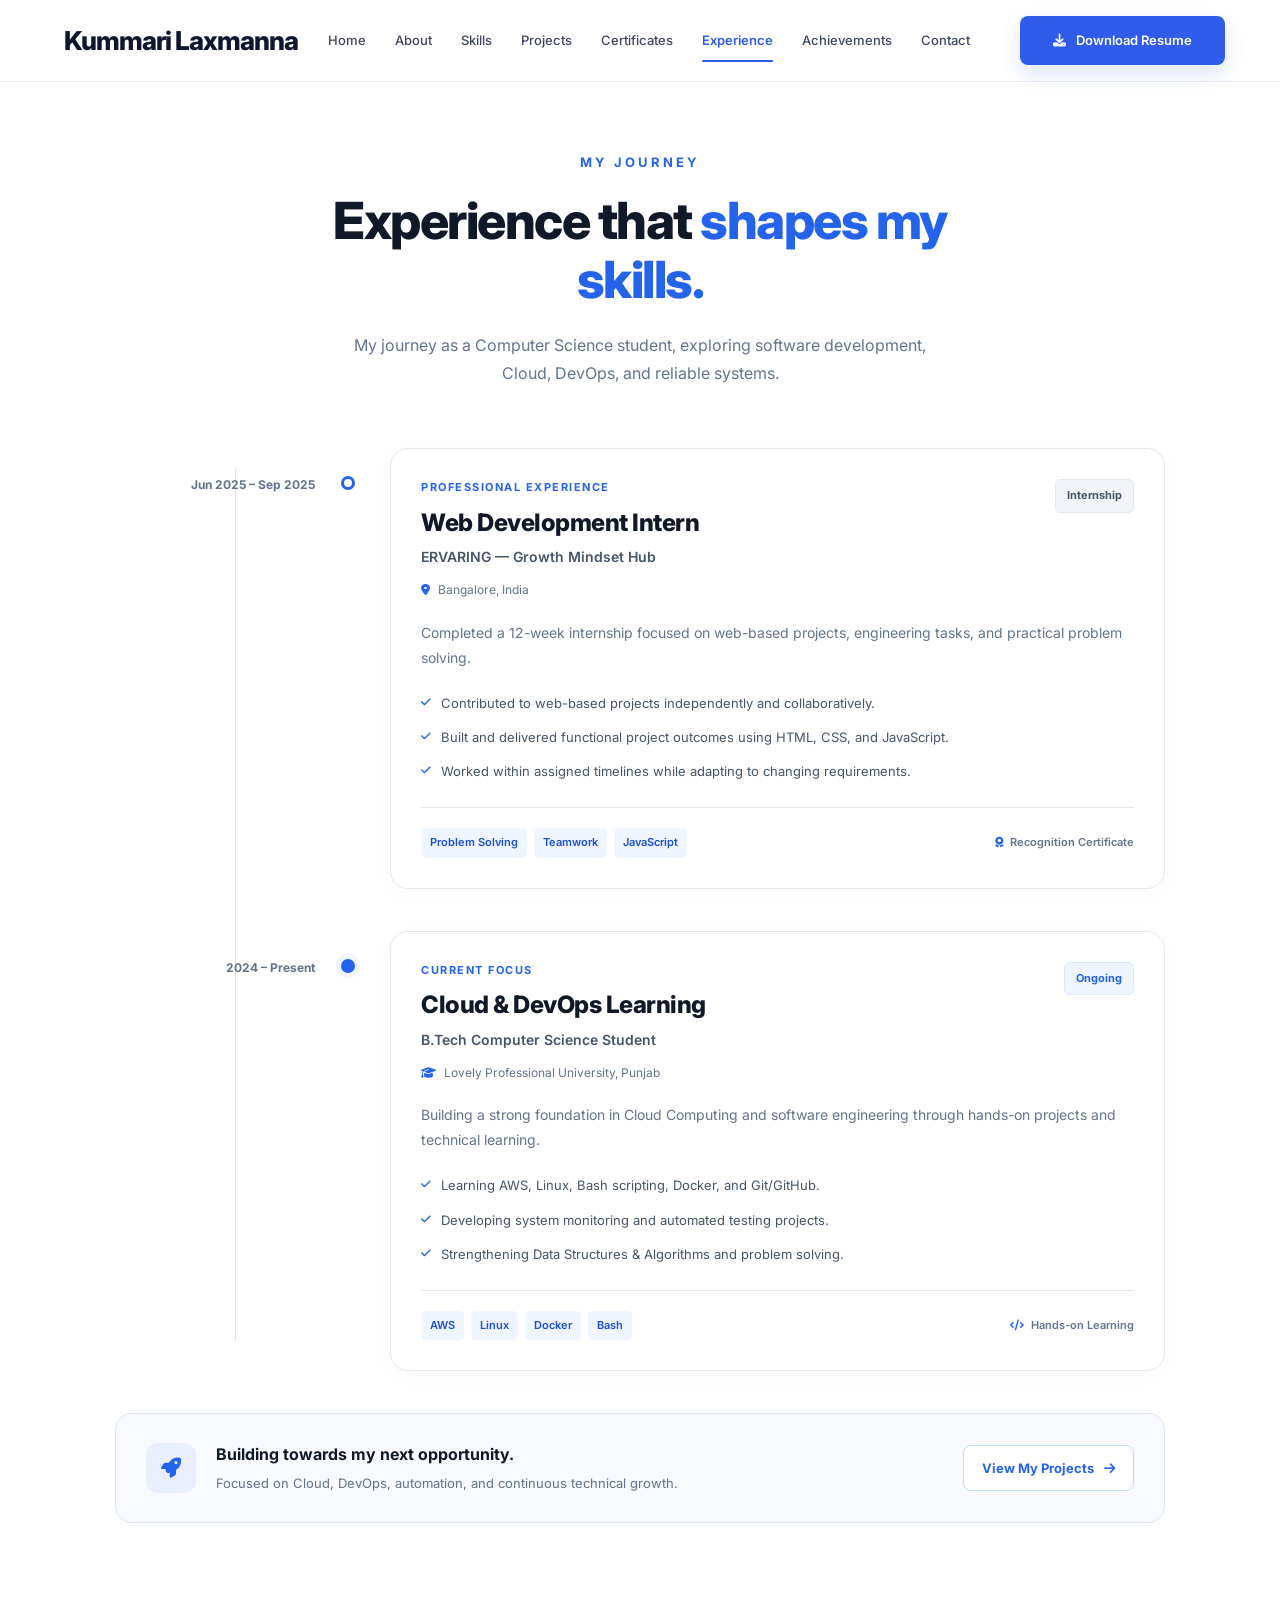
<file: experience.html>
<!DOCTYPE html>
<html lang="en">

<head>
    <meta charset="UTF-8">

    <meta name="viewport"
        content="width=device-width, initial-scale=1.0">

    <meta name="description"
        content="Kummari Laxman - Experience in software development, Cloud, DevOps, and automation.">

    <title>Experience | Laxman</title>

    <!-- Google Font -->
    <link rel="preconnect"
        href="https://fonts.googleapis.com">

    <link rel="preconnect"
        href="https://fonts.gstatic.com"
        crossorigin>

    <link href="https://fonts.googleapis.com/css2?family=Inter:wght@400;500;600;700;800&display=swap"
        rel="stylesheet">

    <!-- Font Awesome -->
    <link rel="stylesheet"
        href="https://cdnjs.cloudflare.com/ajax/libs/font-awesome/6.5.2/css/all.min.css">

    <!-- Main Header CSS -->
    <link rel="stylesheet"
        href="css/style.css">

    <!-- Experience CSS -->
    <link rel="stylesheet"
        href="css/experience.css">

</head>

<body>

    <!-- ==================================================
         HEADER
    ================================================== -->

    <header class="site-header">

        <div class="header-container">

            <!-- Logo -->
            <a href="index.html"
                class="site-logo">
                Kummari Laxmanna
            </a>

            <!-- Desktop Navigation -->
            <nav class="desktop-nav"
                aria-label="Main navigation">

                <a href="index.html"
                    class="nav-link">
                    Home
                </a>

                <a href="about.html"
                    class="nav-link">
                    About
                </a>

                <a href="skills.html"
                    class="nav-link">
                    Skills
                </a>

                <a href="projects.html"
                    class="nav-link">
                    Projects
                </a>

                <a href="certificates.html"
                    class="nav-link">
                    Certificates
                </a>

                <a href="experience.html"
                    class="nav-link active">
                    Experience
                </a>

                <a href="achievements.html"
                    class="nav-link">
                    Achievements
                </a>

                <a href="contact.html"
                    class="nav-link">
                    Contact
                </a>

            </nav>

            <!-- Resume Button -->
            <a href="assets/resume.pdf"
                class="resume-button"
                download>

                <i class="fa-solid fa-download"></i>

                <span>Download Resume</span>

            </a>

            <!-- Mobile Menu -->
            <button class="mobile-menu-button"
                id="mobileMenuButton"
                type="button"
                aria-label="Open navigation menu"
                aria-expanded="false">

                <i class="fa-solid fa-bars"></i>

            </button>

        </div>

        <!-- Mobile Navigation -->
        <nav class="mobile-nav"
            id="mobileNav"
            aria-label="Mobile navigation">

            <a href="index.html">Home</a>

            <a href="about.html">About</a>

            <a href="skills.html">Skills</a>

            <a href="projects.html">Projects</a>

            <a href="certificates.html">Certificates</a>

            <a href="experience.html">Experience</a>

            <a href="achievements.html">Achievements</a>

            <a href="contact.html">Contact</a>

        </nav>

    </header>


    <!-- ==================================================
         EXPERIENCE PAGE
    ================================================== -->

    <main>

        <section class="experience-hero">

            <div class="container">

                <!-- Section Heading -->
                <div class="section-heading">

                    <p class="section-label">
                        MY JOURNEY
                    </p>

                    <h1>
                        Experience that
                        <span>shapes my skills.</span>
                    </h1>

                    <p class="section-description">

                        My journey as a Computer Science student,
                        exploring software development, Cloud,
                        DevOps, and reliable systems.

                    </p>

                </div>


                <!-- Experience Timeline -->
                <div class="experience-timeline">


                    <!-- Experience 1 -->
                    <article class="experience-card">

                        <div class="experience-date">

                            <span class="date-dot"></span>

                            <p>Jun 2025 – Sep 2025</p>

                            <span class="date-line"></span>

                        </div>


                        <div class="experience-content">

                            <div class="experience-top">

                                <div>

                                    <p class="experience-label">
                                        PROFESSIONAL EXPERIENCE
                                    </p>

                                    <h2>
                                        Web Development Intern
                                    </h2>

                                    <h3>
                                        ERVARING — Growth Mindset Hub
                                    </h3>

                                </div>

                                <span class="experience-badge">
                                    Internship
                                </span>

                            </div>


                            <p class="experience-location">

                                <i class="fa-solid fa-location-dot"></i>

                                Bangalore, India

                            </p>


                            <p class="experience-description">

                                Completed a 12-week internship focused
                                on web-based projects, engineering tasks,
                                and practical problem solving.

                            </p>


                            <div class="experience-highlights">

                                <p>
                                    <i class="fa-solid fa-check"></i>
                                    Contributed to web-based projects
                                    independently and collaboratively.
                                </p>

                                <p>
                                    <i class="fa-solid fa-check"></i>
                                    Built and delivered functional project
                                    outcomes using HTML, CSS, and JavaScript.
                                </p>

                                <p>
                                    <i class="fa-solid fa-check"></i>
                                    Worked within assigned timelines
                                    while adapting to changing requirements.
                                </p>

                            </div>


                            <div class="experience-footer">

                                <div class="experience-skills">

                                    <span>Problem Solving</span>

                                    <span>Teamwork</span>

                                    <span>JavaScript</span>

                                </div>

                                <span class="recognition">

                                    <i class="fa-solid fa-award"></i>

                                    Recognition Certificate

                                </span>

                            </div>

                        </div>

                    </article>


                    <!-- Current Focus -->
                    <article class="experience-card current-card">

                        <div class="experience-date">

                            <span class="date-dot current-dot"></span>

                            <p>2024 – Present</p>

                            <span class="date-line"></span>

                        </div>


                        <div class="experience-content">

                            <div class="experience-top">

                                <div>

                                    <p class="experience-label">
                                        CURRENT FOCUS
                                    </p>

                                    <h2>
                                        Cloud & DevOps Learning
                                    </h2>

                                    <h3>
                                        B.Tech Computer Science Student
                                    </h3>

                                </div>

                                <span class="experience-badge current-badge">
                                    Ongoing
                                </span>

                            </div>


                            <p class="experience-location">

                                <i class="fa-solid fa-graduation-cap"></i>

                                Lovely Professional University, Punjab

                            </p>


                            <p class="experience-description">

                                Building a strong foundation in Cloud
                                Computing and software engineering through
                                hands-on projects and technical learning.

                            </p>


                            <div class="experience-highlights">

                                <p>
                                    <i class="fa-solid fa-check"></i>
                                    Learning AWS, Linux, Bash scripting,
                                    Docker, and Git/GitHub.
                                </p>

                                <p>
                                    <i class="fa-solid fa-check"></i>
                                    Developing system monitoring and
                                    automated testing projects.
                                </p>

                                <p>
                                    <i class="fa-solid fa-check"></i>
                                    Strengthening Data Structures &
                                    Algorithms and problem solving.
                                </p>

                            </div>


                            <div class="experience-footer">

                                <div class="experience-skills">

                                    <span>AWS</span>

                                    <span>Linux</span>

                                    <span>Docker</span>

                                    <span>Bash</span>

                                </div>

                                <span class="recognition">

                                    <i class="fa-solid fa-code"></i>

                                    Hands-on Learning

                                </span>

                            </div>

                        </div>

                    </article>


                </div>


                <!-- Bottom Message -->
                <div class="experience-bottom">

                    <div class="bottom-icon">

                        <i class="fa-solid fa-rocket"></i>

                    </div>

                    <div>

                        <h3>
                            Building towards my next opportunity.
                        </h3>

                        <p>
                            Focused on Cloud, DevOps, automation,
                            and continuous technical growth.
                        </p>

                    </div>

                    <a href="projects.html"
                        class="secondary-button">

                        View My Projects

                        <i class="fa-solid fa-arrow-right"></i>

                    </a>

                </div>

            </div>

        </section>

    </main>


    <!-- JavaScript -->
    <script src="js/main.js"></script>

</body>

</html>
</file>
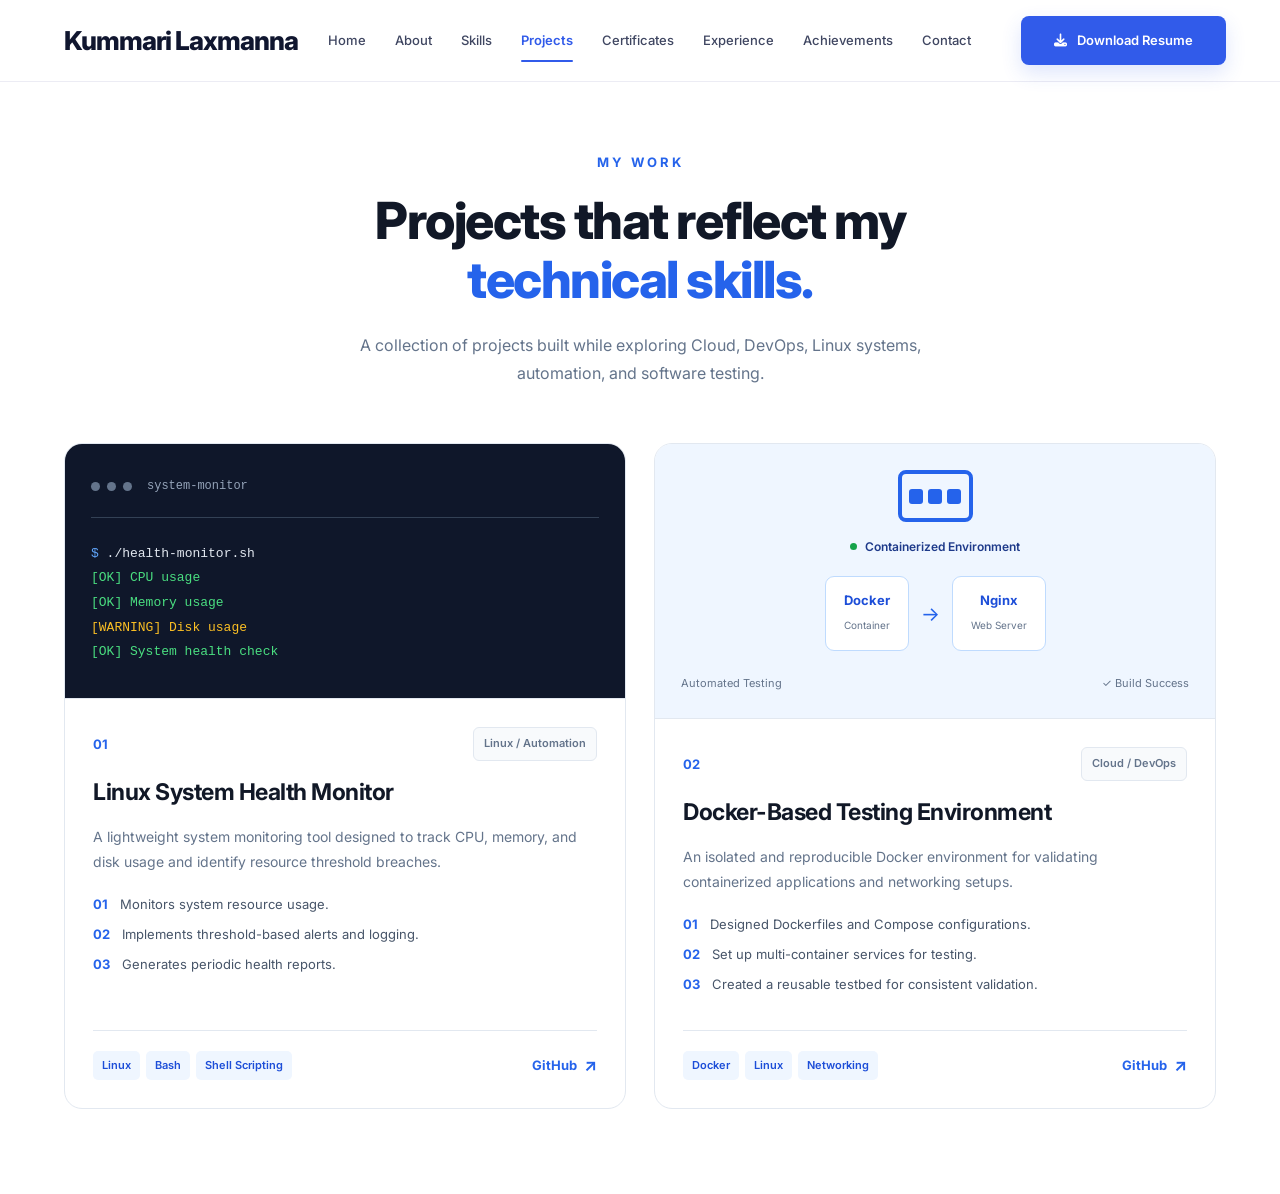
<file: projects.html>
<!DOCTYPE html>
<html lang="en">

<head>
    <meta charset="UTF-8">
    <meta name="viewport" content="width=device-width, initial-scale=1.0">

    <meta name="description"
        content="Kummari Laxman - Cloud and DevOps projects, Linux automation, Docker, and system monitoring.">

    <title>Projects | Laxman</title>

    <!-- Google Font -->
    <link rel="preconnect" href="https://fonts.googleapis.com">
    <link rel="preconnect" href="https://fonts.gstatic.com" crossorigin>

    <link href="https://fonts.googleapis.com/css2?family=Inter:wght@400;500;600;700;800&display=swap"
        rel="stylesheet">

    <!-- Font Awesome -->
    <link rel="stylesheet"
        href="https://cdnjs.cloudflare.com/ajax/libs/font-awesome/6.5.2/css/all.min.css">

    <!-- Global Header CSS -->
    <link rel="stylesheet" href="css/style.css">

    <!-- Projects CSS -->
    <link rel="stylesheet" href="css/projects.css">
</head>

<body>

    <!-- ==================================================
         HEADER - SAME AS HOME PAGE
    ================================================== -->

    <header class="site-header">

        <div class="header-container">

            <!-- Logo -->
            <a href="index.html" class="site-logo">
                Kummari Laxmanna
            </a>

            <!-- Desktop Navigation -->
            <nav class="desktop-nav" aria-label="Main navigation">

                <a href="index.html" class="nav-link">
                    Home
                </a>

                <a href="about.html" class="nav-link">
                    About
                </a>

                <a href="skills.html" class="nav-link">
                    Skills
                </a>

                <a href="projects.html" class="nav-link active">
                    Projects
                </a>

                <a href="certificates.html" class="nav-link">
                    Certificates
                </a>

                <a href="experience.html" class="nav-link">
                    Experience
                </a>

                <a href="achievements.html" class="nav-link">
                    Achievements
                </a>

                <a href="contact.html" class="nav-link">
                    Contact
                </a>

            </nav>

            <!-- Resume Button -->
            <a href="assets/resume.pdf"
                class="resume-button"
                download>

                <i class="fa-solid fa-download"></i>

                <span>Download Resume</span>

            </a>

            <!-- Mobile Menu Button -->
            <button class="mobile-menu-button"
                id="mobileMenuButton"
                type="button"
                aria-label="Open navigation menu"
                aria-expanded="false">

                <i class="fa-solid fa-bars"></i>

            </button>

        </div>

        <!-- Mobile Navigation -->
        <nav class="mobile-nav"
            id="mobileNav"
            aria-label="Mobile navigation">

            <a href="index.html">Home</a>
            <a href="about.html">About</a>
            <a href="skills.html">Skills</a>
            <a href="projects.html" class="active">Projects</a>
            <a href="certificates.html">Certificates</a>
            <a href="experience.html">Experience</a>
            <a href="achievements.html">Achievements</a>
            <a href="contact.html">Contact</a>

        </nav>

    </header>


    <!-- ==================================================
         PROJECTS PAGE
    ================================================== -->

    <main>

        <section class="projects-hero">

            <div class="container">

                <!-- Section Heading -->
                <div class="section-heading">

                    <p class="section-label">
                        MY WORK
                    </p>

                    <h1>
                        Projects that reflect my
                        <span>technical skills.</span>
                    </h1>

                    <p class="section-description">
                        A collection of projects built while exploring
                        Cloud, DevOps, Linux systems, automation,
                        and software testing.
                    </p>

                </div>


                <!-- Projects Grid -->
                <div class="projects-grid">


                    <!-- PROJECT 01 -->
                    <article class="project-card">

                        <div class="project-visual linux-visual">

                            <div class="visual-top">

                                <span class="terminal-dot"></span>
                                <span class="terminal-dot"></span>
                                <span class="terminal-dot"></span>

                                <span class="visual-title">
                                    system-monitor
                                </span>

                            </div>

                            <div class="terminal-content">

                                <p>
                                    <span class="terminal-prompt">$</span>
                                    ./health-monitor.sh
                                </p>

                                <p class="terminal-success">
                                    [OK] CPU usage
                                </p>

                                <p class="terminal-success">
                                    [OK] Memory usage
                                </p>

                                <p class="terminal-warning">
                                    [WARNING] Disk usage
                                </p>

                                <p class="terminal-success">
                                    [OK] System health check
                                </p>

                            </div>

                        </div>

                        <div class="project-content">

                            <div class="project-top">

                                <span class="project-number">
                                    01
                                </span>

                                <span class="project-type">
                                    Linux / Automation
                                </span>

                            </div>

                            <h2>
                                Linux System Health Monitor
                            </h2>

                            <p class="project-description">
                                A lightweight system monitoring tool
                                designed to track CPU, memory, and
                                disk usage and identify resource
                                threshold breaches.
                            </p>

                            <div class="project-highlights">

                                <p>
                                    <span>01</span>
                                    Monitors system resource usage.
                                </p>

                                <p>
                                    <span>02</span>
                                    Implements threshold-based alerts
                                    and logging.
                                </p>

                                <p>
                                    <span>03</span>
                                    Generates periodic health reports.
                                </p>

                            </div>

                            <div class="project-footer">

                                <div class="tech-stack">

                                    <span>Linux</span>
                                    <span>Bash</span>
                                    <span>Shell Scripting</span>

                                </div>

                                <a href="https://github.com/laxman548"
                                    class="project-link"
                                    target="_blank"
                                    rel="noopener noreferrer">

                                    GitHub
                                    <span>↗</span>

                                </a>

                            </div>

                        </div>

                    </article>


                    <!-- PROJECT 02 -->
                    <article class="project-card">

                        <div class="project-visual docker-visual">

                            <div class="docker-icon">

                                <div class="docker-box">

                                    <span></span>
                                    <span></span>
                                    <span></span>

                                </div>

                            </div>

                            <div class="docker-label">

                                <span class="status-dot"></span>

                                Containerized Environment

                            </div>

                            <div class="docker-services">

                                <div class="service-box">

                                    <strong>Docker</strong>

                                    <small>Container</small>

                                </div>

                                <span class="service-arrow">→</span>

                                <div class="service-box">

                                    <strong>Nginx</strong>

                                    <small>Web Server</small>

                                </div>

                            </div>

                            <div class="docker-footer">

                                <span>Automated Testing</span>

                                <span>✓ Build Success</span>

                            </div>

                        </div>

                        <div class="project-content">

                            <div class="project-top">

                                <span class="project-number">
                                    02
                                </span>

                                <span class="project-type">
                                    Cloud / DevOps
                                </span>

                            </div>

                            <h2>
                                Docker-Based Testing Environment
                            </h2>

                            <p class="project-description">
                                An isolated and reproducible Docker
                                environment for validating containerized
                                applications and networking setups.
                            </p>

                            <div class="project-highlights">

                                <p>
                                    <span>01</span>
                                    Designed Dockerfiles and Compose
                                    configurations.
                                </p>

                                <p>
                                    <span>02</span>
                                    Set up multi-container services
                                    for testing.
                                </p>

                                <p>
                                    <span>03</span>
                                    Created a reusable testbed for
                                    consistent validation.
                                </p>

                            </div>

                            <div class="project-footer">

                                <div class="tech-stack">

                                    <span>Docker</span>
                                    <span>Linux</span>
                                    <span>Networking</span>

                                </div>

                                <a href="https://github.com/laxman548"
                                    class="project-link"
                                    target="_blank"
                                    rel="noopener noreferrer">

                                    GitHub
                                    <span>↗</span>

                                </a>

                            </div>

                        </div>

                    </article>


                </div>

            </div>

        </section>

    </main>


    <!-- JavaScript -->
    <script src="js/main.js"></script>

</body>

</html>
</file>
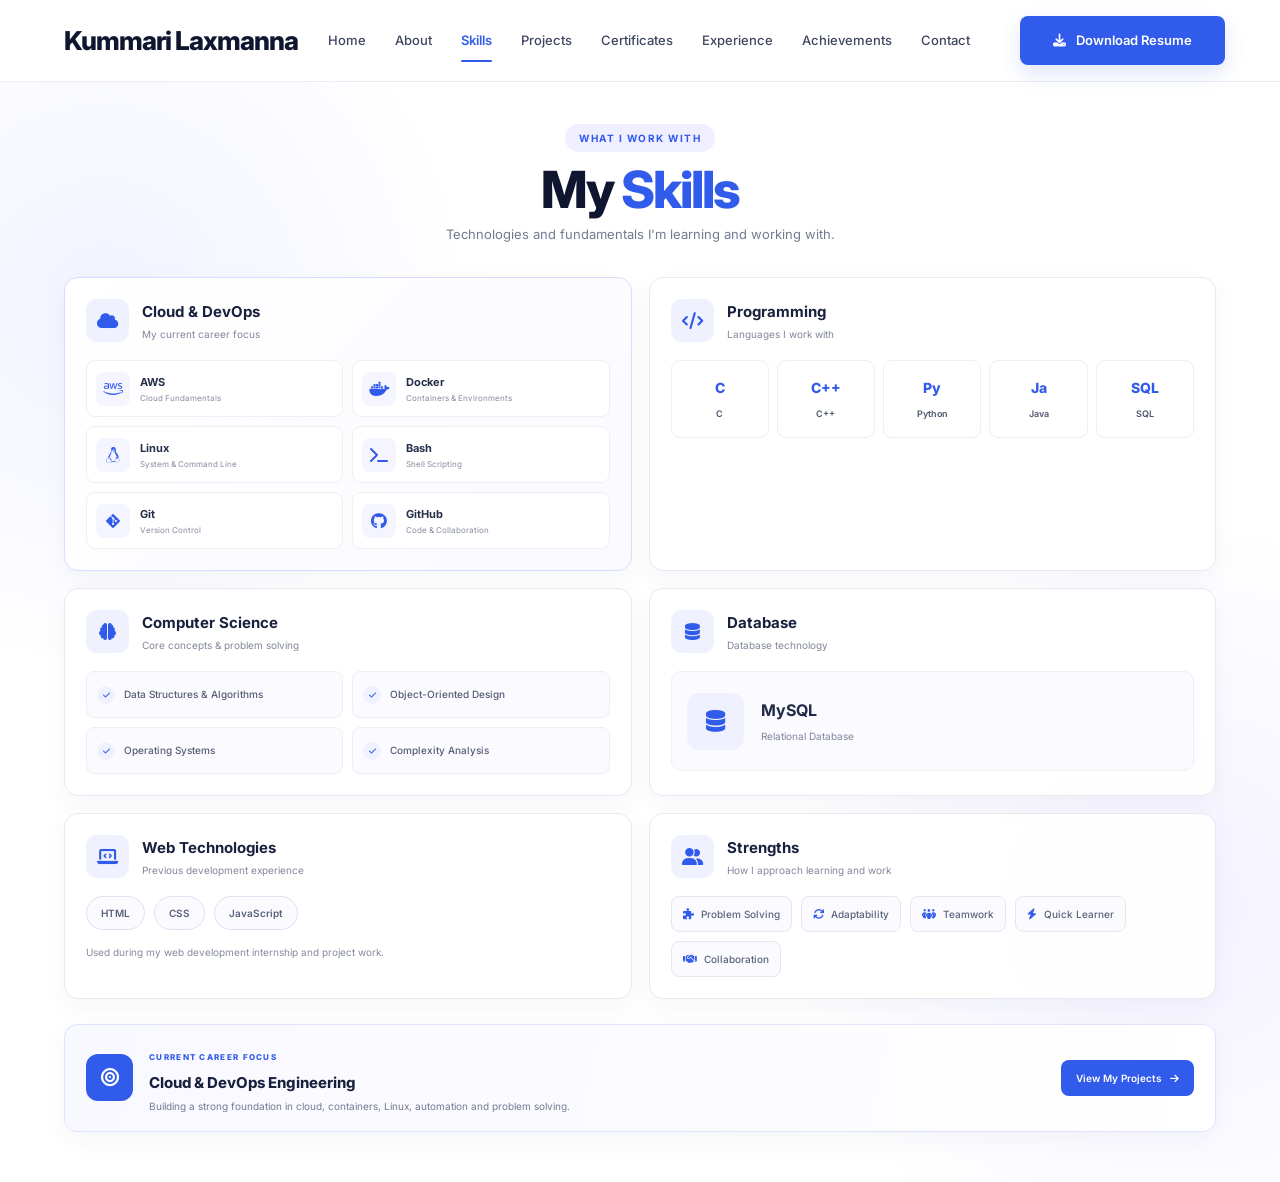
<file: skills.html>
<!DOCTYPE html>
<html lang="en">

<head>

    <meta charset="UTF-8">

    <meta name="viewport"
        content="width=device-width, initial-scale=1.0">

    <meta name="description"
        content="Technical skills of Laxman K - Cloud, DevOps, Programming and Computer Science.">

    <title>Skills | Laxman </title>


    <!-- Google Font -->

    <link rel="preconnect"
        href="https://fonts.googleapis.com">

    <link rel="preconnect"
        href="https://fonts.gstatic.com"
        crossorigin>

    <link href="https://fonts.googleapis.com/css2?family=Inter:wght@400;500;600;700;800&display=swap"
        rel="stylesheet">


    <!-- Font Awesome -->

    <link rel="stylesheet"
        href="https://cdnjs.cloudflare.com/ajax/libs/font-awesome/6.5.2/css/all.min.css">


    <!-- Common CSS -->

    <link rel="stylesheet"
        href="css/style.css">


    <!-- Skills CSS -->

    <link rel="stylesheet"
        href="css/skills.css">

</head>


<body>


    <!-- ==================================================
         HEADER
    ================================================== -->

    <header class="site-header">

        <div class="header-container">


            <a href="index.html"
                class="site-logo">

                Kummari Laxmanna

            </a>


            <nav class="desktop-nav"
                aria-label="Main navigation">

                <a href="index.html"
                    class="nav-link">

                    Home

                </a>


                <a href="about.html"
                    class="nav-link">

                    About

                </a>


                <a href="skills.html"
                    class="nav-link active">

                    Skills

                </a>


                <a href="projects.html"
                    class="nav-link">

                    Projects

                </a>


                <a href="certificates.html"
                    class="nav-link">

                    Certificates

                </a>


                <a href="experience.html"
                    class="nav-link">

                    Experience

                </a>


                <a href="achievements.html"
                    class="nav-link">

                    Achievements

                </a>


                <a href="contact.html"
                    class="nav-link">

                    Contact

                </a>

            </nav>


            <a href="#"
                class="resume-button">

                <i class="fa-solid fa-download"></i>

                <span>Download Resume</span>

            </a>


            <button class="mobile-menu-button"
                id="mobileMenuButton"
                type="button"
                aria-label="Open navigation menu"
                aria-expanded="false">

                <i class="fa-solid fa-bars"></i>

            </button>

        </div>


        <!-- Mobile Navigation -->

        <nav class="mobile-nav"
            id="mobileNav"
            aria-label="Mobile navigation">

            <a href="index.html">
                Home
            </a>

            <a href="about.html">
                About
            </a>

            <a href="skills.html">
                Skills
            </a>

            <a href="projects.html">
                Projects
            </a>

            <a href="certificates.html">
                Certificates
            </a>

            <a href="experience.html">
                Experience
            </a>

            <a href="achievements.html">
                Achievements
            </a>

            <a href="contact.html">
                Contact
            </a>

        </nav>

    </header>



    <!-- ==================================================
         SKILLS PAGE
    ================================================== -->

    <main>

        <section class="skills-page">


            <!-- Page Heading -->

            <div class="skills-heading">

                <span class="section-label">
                    WHAT I WORK WITH
                </span>

                <h1>
                    My <span>Skills</span>
                </h1>

                <p>
                    Technologies and fundamentals I'm learning
                    and working with.
                </p>

            </div>



            <!-- ==================================================
                 SKILL GRID
            ================================================== -->

            <div class="skills-container">


                <!-- ==================================================
                     CLOUD & DEVOPS
                ================================================== -->

                <article class="skill-card featured-skill">

                    <div class="skill-card-header">

                        <div class="skill-card-icon">

                            <i class="fa-solid fa-cloud"></i>

                        </div>

                        <div>

                            <h2>
                                Cloud & DevOps
                            </h2>

                            <p>
                                My current career focus
                            </p>

                        </div>

                    </div>


                    <div class="skill-list">


                        <div class="skill-item">

                            <div class="technology-icon aws-icon">
                                <i class="fa-brands fa-aws"></i>
                            </div>

                            <div class="technology-info">

                                <strong>AWS</strong>

                                <span>
                                    Cloud Fundamentals
                                </span>

                            </div>

                        </div>


                        <div class="skill-item">

                            <div class="technology-icon docker-icon">
                                <i class="fa-brands fa-docker"></i>
                            </div>

                            <div class="technology-info">

                                <strong>Docker</strong>

                                <span>
                                    Containers & Environments
                                </span>

                            </div>

                        </div>


                        <div class="skill-item">

                            <div class="technology-icon linux-icon">
                                <i class="fa-brands fa-linux"></i>
                            </div>

                            <div class="technology-info">

                                <strong>Linux</strong>

                                <span>
                                    System & Command Line
                                </span>

                            </div>

                        </div>


                        <div class="skill-item">

                            <div class="technology-icon bash-icon">
                                <i class="fa-solid fa-terminal"></i>
                            </div>

                            <div class="technology-info">

                                <strong>Bash</strong>

                                <span>
                                    Shell Scripting
                                </span>

                            </div>

                        </div>


                        <div class="skill-item">

                            <div class="technology-icon git-icon">
                                <i class="fa-brands fa-git-alt"></i>
                            </div>

                            <div class="technology-info">

                                <strong>Git</strong>

                                <span>
                                    Version Control
                                </span>

                            </div>

                        </div>


                        <div class="skill-item">

                            <div class="technology-icon github-icon">
                                <i class="fa-brands fa-github"></i>
                            </div>

                            <div class="technology-info">

                                <strong>GitHub</strong>

                                <span>
                                    Code & Collaboration
                                </span>

                            </div>

                        </div>


                    </div>

                </article>



                <!-- ==================================================
                     PROGRAMMING
                ================================================== -->

                <article class="skill-card">

                    <div class="skill-card-header">

                        <div class="skill-card-icon">

                            <i class="fa-solid fa-code"></i>

                        </div>

                        <div>

                            <h2>
                                Programming
                            </h2>

                            <p>
                                Languages I work with
                            </p>

                        </div>

                    </div>


                    <div class="language-grid">


                        <div class="language-item">

                            <div class="language-symbol">
                                C
                            </div>

                            <strong>C</strong>

                        </div>


                        <div class="language-item">

                            <div class="language-symbol">
                                C++
                            </div>

                            <strong>C++</strong>

                        </div>


                        <div class="language-item">

                            <div class="language-symbol">
                                Py
                            </div>

                            <strong>Python</strong>

                        </div>


                        <div class="language-item">

                            <div class="language-symbol">
                                Ja
                            </div>

                            <strong>Java</strong>

                        </div>


                        <div class="language-item">

                            <div class="language-symbol">
                                SQL
                            </div>

                            <strong>SQL</strong>

                        </div>


                    </div>

                </article>



                <!-- ==================================================
                     COMPUTER SCIENCE
                ================================================== -->

                <article class="skill-card">

                    <div class="skill-card-header">

                        <div class="skill-card-icon">

                            <i class="fa-solid fa-brain"></i>

                        </div>

                        <div>

                            <h2>
                                Computer Science
                            </h2>

                            <p>
                                Core concepts & problem solving
                            </p>

                        </div>

                    </div>


                    <div class="concept-list">


                        <div class="concept-item">

                            <i class="fa-solid fa-check"></i>

                            <span>
                                Data Structures & Algorithms
                            </span>

                        </div>


                        <div class="concept-item">

                            <i class="fa-solid fa-check"></i>

                            <span>
                                Object-Oriented Design
                            </span>

                        </div>


                        <div class="concept-item">

                            <i class="fa-solid fa-check"></i>

                            <span>
                                Operating Systems
                            </span>

                        </div>


                        <div class="concept-item">

                            <i class="fa-solid fa-check"></i>

                            <span>
                                Complexity Analysis
                            </span>

                        </div>


                    </div>

                </article>



                <!-- ==================================================
                     DATABASE
                ================================================== -->

                <article class="skill-card">

                    <div class="skill-card-header">

                        <div class="skill-card-icon">

                            <i class="fa-solid fa-database"></i>

                        </div>

                        <div>

                            <h2>
                                Database
                            </h2>

                            <p>
                                Database technology
                            </p>

                        </div>

                    </div>


                    <div class="database-content">

                        <div class="database-icon">

                            <i class="fa-solid fa-database"></i>

                        </div>

                        <div>

                            <strong>
                                MySQL
                            </strong>

                            <span>
                                Relational Database
                            </span>

                        </div>

                    </div>

                </article>



                <!-- ==================================================
                     DEVELOPMENT
                ================================================== -->

                <article class="skill-card">

                    <div class="skill-card-header">

                        <div class="skill-card-icon">

                            <i class="fa-solid fa-laptop-code"></i>

                        </div>

                        <div>

                            <h2>
                                Web Technologies
                            </h2>

                            <p>
                                Previous development experience
                            </p>

                        </div>

                    </div>


                    <div class="web-skills">


                        <span>
                            HTML
                        </span>

                        <span>
                            CSS
                        </span>

                        <span>
                            JavaScript
                        </span>

                    </div>


                    <p class="skill-note">

                        Used during my web development internship
                        and project work.

                    </p>

                </article>



                <!-- ==================================================
                     SOFT SKILLS
                ================================================== -->

                <article class="skill-card">

                    <div class="skill-card-header">

                        <div class="skill-card-icon">

                            <i class="fa-solid fa-user-group"></i>

                        </div>

                        <div>

                            <h2>
                                Strengths
                            </h2>

                            <p>
                                How I approach learning and work
                            </p>

                        </div>

                    </div>


                    <div class="strength-grid">


                        <span>
                            <i class="fa-solid fa-puzzle-piece"></i>
                            Problem Solving
                        </span>


                        <span>
                            <i class="fa-solid fa-arrows-rotate"></i>
                            Adaptability
                        </span>


                        <span>
                            <i class="fa-solid fa-people-group"></i>
                            Teamwork
                        </span>


                        <span>
                            <i class="fa-solid fa-bolt"></i>
                            Quick Learner
                        </span>


                        <span>
                            <i class="fa-solid fa-handshake"></i>
                            Collaboration
                        </span>

                    </div>

                </article>


            </div>



            <!-- ==================================================
                 CAREER FOCUS
            ================================================== -->

            <div class="career-focus">

                <div class="career-focus-icon">

                    <i class="fa-solid fa-bullseye"></i>

                </div>


                <div class="career-focus-content">

                    <span>
                        CURRENT CAREER FOCUS
                    </span>

                    <h2>
                        Cloud & DevOps Engineering
                    </h2>

                    <p>
                        Building a strong foundation in cloud,
                        containers, Linux, automation and
                        problem solving.
                    </p>

                </div>


                <a href="projects.html"
                    class="career-focus-button">

                    View My Projects

                    <i class="fa-solid fa-arrow-right"></i>

                </a>

            </div>


        </section>

    </main>



    <!-- JavaScript -->

    <script src="js/main.js"></script>

</body>

</html>
</file>
<file: css/style.css>
/* =====================================================
   GLOBAL RESET
===================================================== */

* {
    margin: 0;
    padding: 0;
    box-sizing: border-box;
}

html {
    scroll-behavior: smooth;
}

body {
    font-family: "Inter", sans-serif;
    background: #ffffff;
    color: #10162f;
    line-height: 1.6;
    -webkit-font-smoothing: antialiased;
}

a {
    text-decoration: none;
    color: inherit;
}

button {
    font-family: inherit;
}

img {
    display: block;
    max-width: 100%;
}

::selection {
    background: #dcd8ff;
    color: #10162f;
}


/* =====================================================
   HEADER
===================================================== */

.site-header {
    position: sticky;
    top: 0;
    z-index: 1000;
    width: 100%;
    height: 82px;
    background: rgba(255, 255, 255, 0.97);
    border-bottom: 1px solid #ececf4;
    backdrop-filter: blur(12px);
}

.header-container {
    width: min(1380px, 90%);
    height: 100%;
    margin: 0 auto;
    display: flex;
    align-items: center;
    gap: 30px;
}


/* =====================================================
   LOGO
===================================================== */

.site-logo {
    flex-shrink: 0;
    font-size: 26px;
    font-weight: 800;
    letter-spacing: -1px;
    color: #10162f;
}


/* =====================================================
   DESKTOP NAVIGATION
===================================================== */

.desktop-nav {
    display: flex;
    align-items: center;
    gap: 29px;
    margin-left: auto;
    margin-right: 20px;
}

.nav-link {
    position: relative;
    padding: 30px 0;
    font-size: 13px;
    font-weight: 500;
    color: #3f4661;
    transition: color 0.25s ease;
}

.nav-link:hover {
    color: #315bea;
}

.nav-link.active {
    color: #315bea;
    font-weight: 600;
}

.nav-link.active::after {
    content: "";
    position: absolute;
    left: 0;
    right: 0;
    bottom: 19px;
    height: 2px;
    border-radius: 10px;
    background: #315bea;
}


/* =====================================================
   DESKTOP RESUME BUTTON
===================================================== */

.resume-button {
    flex-shrink: 0;
    display: inline-flex;
    align-items: center;
    justify-content: center;
    gap: 10px;
    min-width: 205px;
    padding: 14px 22px;
    border-radius: 8px;
    background: #315bea;
    color: #ffffff;
    font-size: 13px;
    font-weight: 600;
    box-shadow: 0 8px 20px rgba(49, 91, 234, 0.16);
    transition:
        background 0.25s ease,
        transform 0.25s ease,
        box-shadow 0.25s ease;
}

.resume-button:hover {
    background: #2149d2;
    transform: translateY(-2px);
    box-shadow: 0 12px 25px rgba(49, 91, 234, 0.22);
}


/* =====================================================
   MOBILE MENU BUTTON
===================================================== */

.mobile-menu-button {
    display: none;
    width: 42px;
    height: 42px;
    border: 0;
    border-radius: 8px;
    background: #f0f2ff;
    color: #315bea;
    font-size: 18px;
    cursor: pointer;
}

.mobile-nav {
    display: none;
}


/* =====================================================
   TABLET HEADER
===================================================== */

@media (max-width: 1150px) {

    .desktop-nav {
        gap: 18px;
    }

    .nav-link {
        font-size: 12px;
    }

    .resume-button {
        min-width: 175px;
    }

}


/* =====================================================
   MOBILE HEADER
===================================================== */

@media (max-width: 900px) {

    .header-container {
        justify-content: space-between;
    }

    .desktop-nav {
        display: none;
    }

    .resume-button {
        display: none;
    }

    .mobile-menu-button {
        display: flex;
        align-items: center;
        justify-content: center;
        margin-left: auto;
        position: static;
    }

    .mobile-nav {
        position: absolute;
        top: 82px;
        left: 0;
        width: 100%;
        padding: 14px 5% 20px;
        background: #ffffff;
        border-bottom: 1px solid #ececf4;
        box-shadow: 0 15px 30px rgba(30, 35, 80, 0.07);
    }

    .mobile-nav.open {
        display: flex;
        flex-direction: column;
        gap: 3px;
    }

    .mobile-nav a {
        padding: 12px 15px;
        border-radius: 7px;
        color: #3f4661;
        font-size: 14px;
        font-weight: 500;
    }

    .mobile-nav a:hover {
        background: #f3f4ff;
        color: #315bea;
    }


    /* =================================================
       MOBILE RESUME BUTTONS
    ================================================= */

    .mobile-resume-button {
        display: flex;
        align-items: center;
        justify-content: center;
        gap: 10px;
        margin-top: 8px;
        padding: 12px 15px;
        border-radius: 7px;
        background: #315bea;
        color: #ffffff !important;
        font-size: 14px;
        font-weight: 600;
        text-align: center;
    }

    .mobile-resume-button:hover {
        background: #2448c7;
        color: #ffffff !important;
    }

}


/* =====================================================
   SMALL MOBILE HEADER
===================================================== */

@media (max-width: 520px) {

    .header-container {
        width: 90%;
    }

    .site-logo {
        font-size: 21px;
    }

    .resume-button {
        display: none;
    }

}
</file>
<file: css/home.css>
/* =====================================================
   HOME PAGE
   Desktop: Designed to fit in one laptop viewport
===================================================== */


/* =====================================================
   HERO
===================================================== */

.hero {
    width: 100%;
    height: calc(100vh - 82px);
    min-height: 650px;

    padding: 28px 0 24px;

    overflow: hidden;

    background:
        radial-gradient(
            circle at 78% 45%,
            rgba(232, 235, 255, 0.75),
            transparent 30%
        ),
        linear-gradient(
            135deg,
            #ffffff 0%,
            #ffffff 52%,
            #f7f8ff 100%
        );
}


/* =====================================================
   MAIN HERO CONTAINER
===================================================== */

.hero-container {
    width: min(1380px, 90%);

    height: calc(100% - 130px);

    min-height: 475px;

    margin: 0 auto;

    display: grid;

    grid-template-columns:
        0.85fr
        1.15fr;

    align-items: center;

    gap: 55px;
}
@media (max-width: 900px) {

    .mobile-nav .mobile-resume-button {
        margin-top: 10px;
        background: #315bea;
        color: #ffffff;
        text-align: center;
        font-weight: 600;
    }

}


/* =====================================================
   PHOTO AREA - LEFT
===================================================== */

.hero-visual {
    position: relative;

    height: 100%;

    min-height: 475px;

    display: flex;

    align-items: center;

    justify-content: center;

    order: 1;
}


/* =====================================================
   PHOTO BACKGROUND
===================================================== */

.visual-circle {
    position: absolute;

    width: 400px;

    height: 400px;

    border-radius: 50%;

    background: #eef0ff;

    left: 50%;

    top: 50%;

    transform: translate(-50%, -50%);

    z-index: 1;
}


/* =====================================================
   PROFILE PHOTO
===================================================== */

.profile-frame {
    position: relative;

    z-index: 4;

    width: 360px;

    height: 430px;

    overflow: hidden;

    border-radius: 20px;

    background: #e9edff;

    border: 5px solid #ffffff;

    box-shadow:
        0 18px 40px rgba(38, 49, 120, 0.12),
        0 0 0 1px rgba(49, 91, 234, 0.08);
}


.profile-frame img {
    width: 100%;

    height: 100%;

    display: block;

    object-fit: cover;

    object-position: center top;
}


/* =====================================================
   DOT PATTERN
===================================================== */

.dot-pattern {
    position: absolute;

    left: 4%;

    top: 20%;

    z-index: 2;

    display: grid;

    grid-template-columns: repeat(3, 5px);

    gap: 9px;
}


.dot-pattern span {
    width: 5px;

    height: 5px;

    border-radius: 50%;

    background: #a7b8ff;
}


/* =====================================================
   LEARN / BUILD / GROW
===================================================== */

.growth-message {
    position: absolute;

    z-index: 6;

    left: 1%;

    top: 50%;

    transform: translateY(-50%);

    display: flex;

    flex-direction: column;

    gap: 6px;

    color: #56617d;

    font-size: 14px;

    font-weight: 500;
}


.growth-message::before {
    content: "";

    position: absolute;

    left: -12px;

    top: 0;

    width: 2px;

    height: 100%;

    border-radius: 5px;

    background: #315bea;
}


.growth-line {
    width: 27px;

    height: 2px;

    margin-top: 3px;

    background: #315bea;
}


/* =====================================================
   RIGHT CONTENT
===================================================== */

.hero-content {
    position: relative;

    z-index: 5;

    order: 2;

    padding-right: 10px;
}


/* =====================================================
   HELLO
===================================================== */

.hero-eyebrow {
    margin-bottom: 10px;

    color: #315bea;

    font-size: 14px;

    font-weight: 700;

    letter-spacing: 4px;
}


.hero-eyebrow::before {
    content: "";

    display: inline-block;

    width: 8px;

    height: 8px;

    margin-right: 10px;

    border-radius: 50%;

    background: #315bea;

    vertical-align: 1px;
}


/* =====================================================
   NAME
===================================================== */

.hero-title {
    margin-bottom: 14px;

    color: #10162f;

    font-size: clamp(55px, 5.2vw, 78px);

    font-weight: 800;

    line-height: 0.98;

    letter-spacing: -3.5px;
}


.hero-title span {
    color: #315bea;
}


/* =====================================================
   ROLE
===================================================== */

.hero-role {
    margin-bottom: 16px;

    color: #202945;

    font-size: clamp(17px, 1.6vw, 22px);

    font-weight: 600;

    line-height: 1.4;
}


.hero-role span {
    margin: 0 5px;

    color: #8990a6;
}


/* =====================================================
   DESCRIPTION
===================================================== */

.hero-description {
    max-width: 650px;

    margin-bottom: 22px;

    color: #646d86;

    font-size: 14px;

    line-height: 1.7;
}


/* =====================================================
   BUTTONS
===================================================== */

.hero-actions {
    display: flex;

    align-items: center;

    gap: 12px;

    margin-bottom: 22px;
}


.button {
    min-height: 48px;

    display: inline-flex;

    align-items: center;

    justify-content: center;

    gap: 9px;

    padding: 0 19px;

    border-radius: 8px;

    font-size: 13px;

    font-weight: 600;

    transition:
        transform 0.25s ease,
        box-shadow 0.25s ease,
        background 0.25s ease,
        border-color 0.25s ease;
}


/* Primary */

.button-primary {
    background: #315bea;

    color: #ffffff;

    box-shadow:
        0 8px 20px rgba(49, 91, 234, 0.17);
}


.button-primary:hover {
    background: #2149d2;

    transform: translateY(-2px);

    box-shadow:
        0 12px 25px rgba(49, 91, 234, 0.23);
}


/* Secondary */

.button-secondary {
    background: #ffffff;

    color: #315bea;

    border: 1px solid #c8d0ff;
}


.button-secondary:hover {
    background: #f5f6ff;

    border-color: #315bea;

    transform: translateY(-2px);
}


/* =====================================================
   SOCIAL
===================================================== */

.social-area > p {
    margin-bottom: 8px;

    color: #737b91;

    font-size: 12px;
}


.social-links {
    display: flex;

    align-items: center;

    gap: 10px;
}


.social-links a {
    width: 38px;

    height: 38px;

    display: flex;

    align-items: center;

    justify-content: center;

    border: 1px solid #e2e4ec;

    border-radius: 50%;

    background: #ffffff;

    color: #202945;

    font-size: 17px;

    transition:
        color 0.25s ease,
        border-color 0.25s ease,
        transform 0.25s ease;
}


.social-links a:hover {
    color: #315bea;

    border-color: #b9c4ff;

    transform: translateY(-3px);
}


/* =====================================================
   STATS
===================================================== */

.stats-container {
    position: relative;

    z-index: 10;

    width: min(1380px, 90%);

    height: 105px;

    margin: 0 auto;

    display: grid;

    grid-template-columns: repeat(4, 1fr);

    align-items: center;

    background: #ffffff;

    border: 1px solid #e8e9f0;

    border-radius: 14px;

    box-shadow:
        0 10px 30px rgba(30, 38, 90, 0.06);
}



/* =====================================================
   LARGE LAPTOP / DESKTOP
===================================================== */

@media (min-width: 1200px) {

    .profile-frame {
        width: 370px;
        height: 435px;
    }


    .visual-circle {
        width: 410px;
        height: 410px;
    }

}


/* =====================================================
   SMALL LAPTOP
===================================================== */

@media (max-width: 1199px) and (min-width: 901px) {

    .hero {
        min-height: 600px;

        padding-top: 25px;
    }


    .hero-container {
        height: calc(100% - 120px);

        gap: 35px;
    }


    .profile-frame {
        width: 320px;

        height: 400px;
    }


    .visual-circle {
        width: 370px;

        height: 370px;
    }


    .hero-title {
        font-size: 58px;
    }


    .hero-role {
        font-size: 17px;
    }


    .hero-description {
        font-size: 13px;
    }


    .growth-message {
        font-size: 12px;
    }


    .stats-container {
        height: 95px;
    }


    .stat-item {
        gap: 9px;
    }


    .stat-icon {
        width: 45px;

        height: 45px;

        font-size: 17px;
    }


    .stat-text strong {
        font-size: 21px;
    }

}


/* =====================================================
   TABLET
===================================================== */

@media (max-width: 900px) {

    .hero {
        height: auto;

        min-height: auto;

        padding: 50px 0 35px;

        overflow: visible;
    }


    .hero-container {
        width: 90%;

        height: auto;

        min-height: auto;

        grid-template-columns: 1fr;

        gap: 45px;

        text-align: center;
    }


    .hero-content {
        order: 1;

        padding-right: 0;
    }


    .hero-visual {
        order: 2;

        height: 430px;

        min-height: 430px;
    }


    .hero-eyebrow {
        justify-content: center;
    }


    .hero-description {
        margin-left: auto;

        margin-right: auto;
    }


    .hero-actions {
        justify-content: center;
    }


    .social-links {
        justify-content: center;
    }


    .profile-frame {
        width: 315px;

        height: 390px;
    }


    .visual-circle {
        width: 350px;

        height: 350px;
    }


    .growth-message {
        left: 3%;

        font-size: 13px;
    }


    .stats-container {
        width: 90%;

        height: auto;

        grid-template-columns: repeat(2, 1fr);

        margin-top: 30px;

        padding: 12px;
    }


    .stat-item {
        min-height: 75px;

        height: auto;

        border-right: none;

        padding: 8px;
    }

}


/* =====================================================
   MOBILE
===================================================== */

@media (max-width: 550px) {

    .hero {
        padding-top: 40px;
    }


    .hero-title {
        font-size: 50px;

        letter-spacing: -2.5px;
    }


    .hero-role {
        font-size: 16px;

        line-height: 1.55;
    }


    .hero-role span {
        display: none;
    }


    .hero-description {
        font-size: 14px;

        line-height: 1.75;
    }


    .hero-actions {
        flex-direction: column;

        align-items: stretch;
    }


    .button {
        width: 100%;
    }


    .hero-visual {
        height: 360px;

        min-height: 360px;
    }


    .profile-frame {
        width: 270px;

        height: 335px;

        border-radius: 18px;
    }


    .visual-circle {
        width: 300px;

        height: 300px;
    }


    .growth-message {
        display: none;
    }


    .dot-pattern {
        left: 4%;

        top: 14%;
    }


    .stats-container {
        width: 90%;

        grid-template-columns: 1fr;

        padding: 10px 18px;
    }


    .stat-item {
        justify-content: flex-start;

        min-height: 70px;

        border-bottom: 1px solid #e8e9ef;
    }


    .stat-item:last-child {
        border-bottom: none;
    }


    .stat-icon {
        width: 44px;

        height: 44px;

        font-size: 17px;
    }


    .stat-text strong {
        font-size: 20px;
    }


    .stat-text span {
        font-size: 12px;
    }

}
</file>
<file: css/about.css>
/* =====================================================
   ABOUT PAGE
===================================================== */


/* =====================================================
   PAGE
===================================================== */

.about-page {

    position: relative;

    min-height: calc(100vh - 82px);

    padding: 48px 0 45px;

    overflow: hidden;

    background:
        radial-gradient(
            circle at 12% 45%,
            rgba(235, 238, 255, 0.75),
            transparent 25%
        ),
        radial-gradient(
            circle at 90% 75%,
            rgba(240, 237, 255, 0.75),
            transparent 28%
        ),
        #ffffff;

}


/* =====================================================
   HEADING
===================================================== */

.about-heading {

    width: min(1380px, 90%);

    margin: 0 auto 40px;

    text-align: center;

}


.section-label {

    display: inline-block;

    margin-bottom: 9px;

    padding: 6px 14px;

    border-radius: 20px;

    background: #f0efff;

    color: #315bea;

    font-size: 11px;

    font-weight: 700;

    letter-spacing: 1.5px;

}


.about-heading h1 {

    margin-bottom: 8px;

    color: #10162f;

    font-size: clamp(40px, 4vw, 54px);

    line-height: 1.1;

    letter-spacing: -2px;

    font-weight: 800;

}


.about-heading h1 span {

    color: #315bea;

}


.about-heading p {

    color: #737b91;

    font-size: 14px;

}


/* =====================================================
   MAIN CONTAINER
===================================================== */

.about-container {

    width: min(1180px, 90%);

    margin: 0 auto;

    display: grid;

    grid-template-columns: 0.8fr 1.2fr;

    align-items: center;

    gap: 75px;

}


/* =====================================================
   PHOTO AREA
===================================================== */

.about-photo-area {

    position: relative;

    min-height: 450px;

    display: flex;

    align-items: center;

    justify-content: center;

}


@media (min-width: 901px) {

    .about-photo-area {

        transform: translateY(-190px);

    }

}


/* =====================================================
   PHOTO DECORATION
===================================================== */

.about-photo-decoration {

    position: absolute;

    width: 340px;

    height: 340px;

    border-radius: 50%;

    background: #f0efff;

    left: 50%;

    top: 50%;

    transform: translate(-50%, -50%);

    z-index: 1;

}


/* =====================================================
   PHOTO
===================================================== */

.about-photo {

    position: relative;

    z-index: 3;

    width: 330px;

    height: 410px;

    overflow: hidden;

    border-radius: 18px;

    border: 5px solid #ffffff;

    background: #e9edff;

    box-shadow:

        0 18px 45px rgba(38, 49, 120, 0.13);

}


.about-photo img {

    width: 100%;

    height: 100%;

    display: block;

    object-fit: cover;

    object-position: center top;

}


/* =====================================================
   PHOTO CARD
===================================================== */

.about-photo-card {

    position: absolute;

    z-index: 5;

    right: 2%;

    bottom: 25px;

    min-width: 215px;

    display: flex;

    align-items: center;

    gap: 13px;

    padding: 14px 17px;

    border: 1px solid rgba(255, 255, 255, 0.8);

    border-radius: 12px;

    background: rgba(255, 255, 255, 0.94);

    box-shadow:

        0 12px 30px rgba(35, 40, 90, 0.09);

    backdrop-filter: blur(10px);

}


.about-photo-card > i {

    width: 39px;

    height: 39px;

    flex-shrink: 0;

    display: flex;

    align-items: center;

    justify-content: center;

    border-radius: 10px;

    background: #eff1ff;

    color: #315bea;

    font-size: 17px;

}


.about-photo-card div {

    display: flex;

    flex-direction: column;

    gap: 2px;

}


.about-photo-card strong {

    color: #18203d;

    font-size: 12px;

    font-weight: 700;

}


.about-photo-card span {

    color: #737b91;

    font-size: 11px;

}


/* =====================================================
   CONTENT
===================================================== */

.about-content {

    position: relative;

    z-index: 3;

}


.about-content h2 {

    margin-bottom: 15px;

    color: #111936;

    font-size: 27px;

    font-weight: 750;

    letter-spacing: -0.6px;

}


.about-content > p {

    max-width: 650px;

    margin-bottom: 13px;

    color: #656d84;

    font-size: 14px;

    line-height: 1.75;

}


.about-content .about-intro {

    color: #303954;

    font-weight: 600;

    font-size: 15px;

}


/* =====================================================
   INFORMATION GRID
===================================================== */

.about-info-grid {

    margin-top: 24px;

    display: grid;

    grid-template-columns: repeat(2, 1fr);

    gap: 11px;

}


.info-item {

    min-height: 69px;

    display: flex;

    align-items: center;

    gap: 12px;

    padding: 11px 13px;

    border: 1px solid #e9e9f1;

    border-radius: 10px;

    background: #ffffff;

    transition:

        border-color 0.25s ease,

        transform 0.25s ease,

        box-shadow 0.25s ease;

}


.info-item:hover {

    border-color: #cbd2ff;

    transform: translateY(-2px);

    box-shadow:

        0 8px 20px rgba(35, 40, 90, 0.05);

}


.info-icon {

    width: 39px;

    height: 39px;

    flex-shrink: 0;

    display: flex;

    align-items: center;

    justify-content: center;

    border-radius: 9px;

    background: #f0f1ff;

    color: #315bea;

    font-size: 15px;

}


.info-item div:last-child {

    display: flex;

    flex-direction: column;

    gap: 2px;

    min-width: 0;

}


.info-item span {

    color: #81879a;

    font-size: 10px;

    font-weight: 500;

    text-transform: uppercase;

    letter-spacing: 0.5px;

}


.info-item strong {

    color: #202945;

    font-size: 12px;

    font-weight: 600;

}


/* =====================================================
   INTERESTS
===================================================== */

.interests {

    margin-top: 24px;

}


.interests h3 {

    margin-bottom: 11px;

    color: #202945;

    font-size: 14px;

    font-weight: 700;

}


.interest-tags {

    display: flex;

    flex-wrap: wrap;

    gap: 8px;

}


.interest-tags span {

    padding: 7px 11px;

    border: 1px solid #e0e2f0;

    border-radius: 20px;

    background: #fafaff;

    color: #59617a;

    font-size: 11px;

    font-weight: 500;

    transition:

        background 0.25s ease,

        color 0.25s ease,

        border-color 0.25s ease;

}


.interest-tags span:hover {

    background: #f0efff;

    color: #315bea;

    border-color: #cdd3ff;

}


/* =====================================================
   QUOTE
===================================================== */

.about-quote {

    width: min(900px, 90%);

    margin: 35px auto 0;

    padding: 16px 25px;

    display: flex;

    align-items: center;

    justify-content: center;

    gap: 13px;

    border: 1px solid #e8e7f4;

    border-radius: 10px;

    background: #fafaff;

    color: #4c5572;

    text-align: center;

}


.about-quote i {

    color: #315bea;

    font-size: 16px;

}


.about-quote p {

    font-size: 13px;

    font-weight: 500;

    font-style: italic;

}


/* =====================================================
   LARGE DESKTOP
===================================================== */

@media (min-width: 1400px) {

    .about-page {

        padding-top: 55px;

    }


    .about-heading {

        margin-bottom: 45px;

    }


    .about-container {

        gap: 90px;

    }


    .about-photo {

        width: 350px;

        height: 425px;

    }

}


/* =====================================================
   TABLET
===================================================== */

@media (max-width: 1050px) {

    .about-container {

        gap: 45px;

    }


    .about-photo {

        width: 290px;

        height: 370px;

    }


    .about-photo-decoration {

        width: 310px;

        height: 310px;

    }


    .about-photo-card {

        right: -5%;

        min-width: 190px;

    }


    .about-content h2 {

        font-size: 24px;

    }


    .about-content > p {

        font-size: 13px;

    }

}


/* =====================================================
   TABLET / MOBILE
===================================================== */

@media (max-width: 800px) {

    .about-page {

        min-height: auto;

        padding: 45px 0;

    }


    .about-heading {

        margin-bottom: 35px;

    }


    .about-container {

        grid-template-columns: 1fr;

        gap: 45px;

        text-align: center;

    }


    .about-photo-area {

        min-height: 420px;

        transform: none;

    }


    .about-content {

        text-align: left;

    }


    .about-content > p {

        max-width: none;

    }


    .about-info-grid {

        grid-template-columns: repeat(2, 1fr);

    }


    .about-quote {

        margin-top: 35px;

    }

}


/* =====================================================
   MOBILE
===================================================== */

@media (max-width: 550px) {

    .about-page {

        padding-top: 38px;

    }


    .about-heading h1 {

        font-size: 39px;

        letter-spacing: -1.5px;

    }


    .about-heading p {

        font-size: 13px;

    }


    .about-photo-area {

        min-height: 370px;

    }


    .about-photo {

        width: 270px;

        height: 335px;

        border-radius: 16px;

    }


    .about-photo-decoration {

        width: 290px;

        height: 290px;

    }


    .about-photo-card {

        right: 0;

        bottom: 10px;

        min-width: auto;

        padding: 11px 13px;

    }


    .about-photo-card > i {

        width: 34px;

        height: 34px;

    }


    .about-photo-card strong {

        font-size: 11px;

    }


    .about-content h2 {

        font-size: 22px;

    }


    .about-content > p {

        font-size: 13px;

        line-height: 1.7;

    }


    .about-info-grid {

        grid-template-columns: 1fr;

    }


    .info-item {

        min-height: 65px;

    }


    .interest-tags {

        gap: 7px;

    }


    .about-quote {

        padding: 15px;

        flex-direction: column;

        gap: 7px;

    }

}
</file>
<file: css/achievements.css>
/* =====================================================
   ACHIEVEMENTS PAGE
===================================================== */

.achievements-page {

    padding: 70px 0 85px;

    background: #ffffff;

}

.container {

    width: min(1200px, 90%);

    margin: 0 auto;

}


/* =====================================================
   SECTION HEADING
===================================================== */

.section-heading {

    max-width: 720px;

    margin: 0 auto 55px;

    text-align: center;

}

.section-label {

    color: #2563eb;

    font-size: 13px;

    font-weight: 700;

    letter-spacing: 3px;

    margin-bottom: 18px;

}

.section-heading h1 {

    color: #111827;

    font-size: clamp(32px, 4vw, 52px);

    line-height: 1.15;

    font-weight: 800;

    letter-spacing: -1.5px;

    margin-bottom: 22px;

}

.section-heading h1 span {

    color: #2563eb;

}

.section-description {

    color: #64748b;

    font-size: 16px;

    line-height: 1.8;

    max-width: 620px;

    margin: 0 auto;

}


/* =====================================================
   ACHIEVEMENTS GRID
===================================================== */

.achievements-grid {

    display: grid;

    grid-template-columns: repeat(2, minmax(0, 1fr));

    gap: 28px;

}


/* =====================================================
   ACHIEVEMENT CARD
===================================================== */

.achievement-card {

    display: flex;

    align-items: flex-start;

    gap: 22px;

    padding: 30px;

    background: #ffffff;

    border: 1px solid #e2e8f0;

    border-radius: 18px;

    transition:
        transform 0.25s ease,
        box-shadow 0.25s ease;

}

.achievement-card:hover {

    transform: translateY(-5px);

    box-shadow:
        0 18px 45px rgba(15, 23, 42, 0.08);

}


/* =====================================================
   ICON
===================================================== */

.achievement-icon {

    flex-shrink: 0;

    width: 58px;

    height: 58px;

    display: flex;

    align-items: center;

    justify-content: center;

    border-radius: 14px;

    background: #eef2ff;

    color: #315bea;

    font-size: 23px;

}

.achievement-content {

    flex: 1;

    min-width: 0;

}

.achievement-label {

    display: inline-block;

    margin-bottom: 10px;

    color: #2563eb;

    font-size: 11px;

    font-weight: 700;

    letter-spacing: 1.5px;

}

.achievement-content h2 {

    color: #111827;

    font-size: 21px;

    line-height: 1.35;

    letter-spacing: -0.5px;

    margin-bottom: 9px;

}

.achievement-organization {

    color: #475569;

    font-size: 13px;

    font-weight: 600;

    line-height: 1.6;

    margin-bottom: 15px;

}

.achievement-description {

    color: #64748b;

    font-size: 14px;

    line-height: 1.8;

    margin-bottom: 20px;

}

.achievement-meta {

    display: flex;

    align-items: center;

    flex-wrap: wrap;

    gap: 8px;

    color: #475569;

    font-size: 12px;

    font-weight: 600;

}

.achievement-meta i {

    color: #2563eb;

}


/* =====================================================
   CERTIFICATE BUTTON
===================================================== */

.certificate-button {

    display: inline-flex;

    align-items: center;

    justify-content: center;

    gap: 8px;

    margin-top: 18px;

    padding: 10px 17px;

    color: #ffffff;

    background: #2563eb;

    border: 1px solid #2563eb;

    border-radius: 8px;

    font-size: 13px;

    font-weight: 700;

    text-decoration: none;

    transition:
        background 0.2s ease,
        transform 0.2s ease,
        box-shadow 0.2s ease;

}

.certificate-button:hover {

    background: #1d4ed8;

    box-shadow:
        0 8px 18px rgba(37, 99, 235, 0.2);

    transform: translateY(-2px);

}


/* =====================================================
   ACADEMIC HIGHLIGHT
===================================================== */

.academic-highlight {

    display: flex;

    align-items: center;

    gap: 25px;

    margin-top: 35px;

    padding: 28px 30px;

    border: 1px solid #e2e8f0;

    border-radius: 16px;

    background: #ffffff;

}

.academic-icon {

    flex-shrink: 0;

    width: 55px;

    height: 55px;

    display: flex;

    align-items: center;

    justify-content: center;

    border-radius: 14px;

    background: #eef2ff;

    color: #315bea;

    font-size: 22px;

}

.academic-content {

    flex: 1;

    min-width: 0;

}

.academic-content .section-label {

    font-size: 11px;

    margin-bottom: 8px;

}

.academic-content h2 {

    color: #111827;

    font-size: 22px;

    line-height: 1.4;

    margin-bottom: 6px;

}

.academic-content p {

    color: #64748b;

    font-size: 14px;

    line-height: 1.8;

}

.academic-content p span {

    color: #cbd5e1;

    margin: 0 5px;

}

.academic-details {

    display: flex;

    align-items: center;

    gap: 22px;

    flex-wrap: wrap;

    margin-top: 12px;

}

.academic-details span {

    display: flex;

    align-items: center;

    gap: 7px;

    color: #475569;

    font-size: 12px;

    font-weight: 600;

}

.academic-details i {

    color: #2563eb;

}


/* =====================================================
   JOURNEY CARD
===================================================== */

.journey-card {

    display: flex;

    align-items: center;

    gap: 25px;

    margin-top: 35px;

    padding: 28px 30px;

    background: #f8faff;

    border: 1px solid #dbe5ff;

    border-radius: 16px;

}

.journey-icon {

    flex-shrink: 0;

    width: 55px;

    height: 55px;

    display: flex;

    align-items: center;

    justify-content: center;

    border-radius: 14px;

    background: #315bea;

    color: #ffffff;

    font-size: 22px;

}

.journey-content {

    flex: 1;

    min-width: 0;

}

.journey-content .section-label {

    margin-bottom: 8px;

    font-size: 11px;

}

.journey-content h2 {

    color: #111827;

    font-size: 22px;

    line-height: 1.4;

    margin-bottom: 9px;

}

.journey-content p {

    color: #64748b;

    font-size: 14px;

    line-height: 1.8;

}


/* =====================================================
   SECONDARY BUTTON
===================================================== */

.secondary-button {

    flex-shrink: 0;

    display: inline-flex;

    align-items: center;

    gap: 10px;

    padding: 12px 18px;

    color: #2563eb;

    border: 1px solid #bfdbfe;

    border-radius: 8px;

    background: #ffffff;

    font-size: 13px;

    font-weight: 700;

    white-space: nowrap;

    text-decoration: none;

    transition: background 0.2s ease;

}

.secondary-button:hover {

    background: #eff6ff;

}


/* =====================================================
   RESPONSIVE
===================================================== */

@media (max-width: 900px) {

    .achievements-grid {

        grid-template-columns: 1fr;

    }

    .journey-card {

        align-items: flex-start;

        flex-wrap: wrap;

    }

}

@media (max-width: 600px) {

    .achievements-page {

        padding: 45px 0 60px;

    }

    .section-heading {

        margin-bottom: 35px;

    }

    .achievement-card {

        gap: 17px;

        padding: 22px;

    }

    .achievement-icon {

        width: 48px;

        height: 48px;

        font-size: 19px;

    }

    .achievement-content h2 {

        font-size: 19px;

    }

    .academic-highlight {

        padding: 22px;

        gap: 18px;

    }

    .journey-card {

        padding: 22px;

        gap: 18px;

    }

    .journey-content h2 {

        font-size: 20px;

    }

    .secondary-button {

        width: 100%;

        justify-content: center;

    }

    .certificate-button {

        width: 100%;

    }

}
</file>
<file: css/certificates.css>
/* =====================================================
   CERTIFICATES PAGE
===================================================== */

.certificates-hero {
    padding: 70px 0 85px;
    background: #ffffff;
}

.container {
    width: min(1200px, 90%);
    margin: 0 auto;
}


/* =====================================================
   SECTION HEADING
===================================================== */

.section-heading {
    max-width: 720px;
    margin: 0 auto 55px;
    text-align: center;
}

.section-label {
    color: #2563eb;
    font-size: 13px;
    font-weight: 700;
    letter-spacing: 3px;
    margin-bottom: 18px;
}

.section-heading h1 {
    color: #111827;
    font-size: clamp(32px, 4vw, 52px);
    line-height: 1.15;
    font-weight: 800;
    letter-spacing: -1.5px;
    margin-bottom: 22px;
}

.section-heading h1 span {
    color: #2563eb;
}

.section-description {
    color: #64748b;
    font-size: 16px;
    line-height: 1.8;
    max-width: 620px;
    margin: 0 auto;
}


/* =====================================================
   CERTIFICATES GRID
===================================================== */

.certificates-grid {
    display: grid;
    grid-template-columns: repeat(2, minmax(0, 1fr));
    gap: 28px;
}


/* =====================================================
   CERTIFICATE CARD
===================================================== */

.certificate-card {
    background: #ffffff;
    border: 1px solid #e2e8f0;
    border-radius: 18px;
    padding: 28px;
    display: flex;
    flex-direction: column;
    transition:
        transform 0.25s ease,
        box-shadow 0.25s ease,
        border-color 0.25s ease;
}

.certificate-card:hover {
    transform: translateY(-5px);
    box-shadow: 0 18px 45px rgba(15, 23, 42, 0.08);
    border-color: #bfdbfe;
}

.featured-certificate {
    border-color: #dbeafe;
    background: linear-gradient(
        145deg,
        #ffffff 0%,
        #f8faff 100%
    );
}


/* =====================================================
   CERTIFICATE TOP
===================================================== */

.certificate-top {
    display: flex;
    justify-content: space-between;
    align-items: center;
    margin-bottom: 25px;
}

.certificate-icon {
    width: 58px;
    height: 58px;
    border-radius: 14px;
    display: flex;
    align-items: center;
    justify-content: center;
    font-size: 26px;
}

.aws-icon {
    background: #fff7ed;
    color: #f59e0b;
}

.devops-icon {
    background: #eff6ff;
    color: #2563eb;
}

.dbms-icon {
    background: #f0fdf4;
    color: #16a34a;
}

.cpp-icon {
    background: #f5f3ff;
    color: #7c3aed;
}

.recognition-icon {
    background: #fefce8;
    color: #ca8a04;
}

.certificate-number {
    color: #94a3b8;
    font-size: 13px;
    font-weight: 700;
    letter-spacing: 1px;
}


/* =====================================================
   CERTIFICATE CONTENT
===================================================== */

.certificate-category {
    display: inline-block;
    color: #2563eb;
    font-size: 11px;
    font-weight: 700;
    letter-spacing: 1.2px;
    text-transform: uppercase;
    margin-bottom: 12px;
}

.certificate-card h2 {
    color: #111827;
    font-size: 22px;
    line-height: 1.35;
    font-weight: 800;
    letter-spacing: -0.5px;
    margin-bottom: 15px;
}

.certificate-description {
    color: #64748b;
    font-size: 14px;
    line-height: 1.8;
    margin-bottom: 25px;
}


/* =====================================================
   CERTIFICATE DETAILS
===================================================== */

.certificate-details {
    display: flex;
    flex-direction: column;
    gap: 11px;
    margin-bottom: 25px;
}

.certificate-details div {
    display: flex;
    align-items: flex-start;
    gap: 10px;
    color: #475569;
    font-size: 12px;
    line-height: 1.6;
}

.certificate-details i {
    color: #2563eb;
    width: 15px;
    margin-top: 3px;
    flex-shrink: 0;
}


/* =====================================================
   CERTIFICATE FOOTER
===================================================== */

.certificate-footer {
    display: flex;
    align-items: center;
    justify-content: space-between;
    gap: 15px;
    border-top: 1px solid #e2e8f0;
    padding-top: 20px;
    margin-top: auto;
}

.certificate-status {
    display: inline-flex;
    align-items: center;
    gap: 7px;
    color: #16a34a;
    font-size: 11px;
    font-weight: 600;
}

.certificate-status i {
    font-size: 12px;
}

.certificate-link {
    display: inline-flex;
    align-items: center;
    gap: 8px;
    color: #2563eb;
    font-size: 12px;
    font-weight: 700;
    white-space: nowrap;
}

.certificate-link:hover {
    color: #1d4ed8;
}

.certificate-link i {
    font-size: 11px;
}


/* =====================================================
   BOTTOM SECTION
===================================================== */

.certificates-bottom {
    display: flex;
    align-items: center;
    gap: 20px;
    margin-top: 50px;
    padding: 26px 28px;
    border: 1px solid #e2e8f0;
    border-radius: 14px;
    background: #ffffff;
}

.bottom-icon {
    width: 52px;
    height: 52px;
    border-radius: 12px;
    background: #eff6ff;
    color: #2563eb;
    display: flex;
    align-items: center;
    justify-content: center;
    font-size: 23px;
    flex-shrink: 0;
}

.bottom-content {
    flex: 1;
}

.bottom-content h3 {
    color: #111827;
    font-size: 16px;
    font-weight: 700;
    margin-bottom: 5px;
}

.bottom-content p {
    color: #64748b;
    font-size: 13px;
    line-height: 1.7;
}

.secondary-button {
    display: inline-flex;
    align-items: center;
    gap: 10px;
    color: #2563eb;
    border: 1px solid #bfdbfe;
    padding: 12px 18px;
    border-radius: 8px;
    font-size: 13px;
    font-weight: 700;
    white-space: nowrap;
    transition: background 0.2s ease;
}

.secondary-button:hover {
    background: #eff6ff;
}


/* =====================================================
   FOOTER
===================================================== */

.site-footer {
    text-align: center;
    padding: 25px 20px;
    border-top: 1px solid #e2e8f0;
    color: #94a3b8;
    font-size: 12px;
}


/* =====================================================
   RESPONSIVE
===================================================== */

@media (max-width: 900px) {

    .certificates-grid {
        grid-template-columns: 1fr;
    }

    .certificates-bottom {
        flex-direction: column;
        align-items: flex-start;
    }

}

@media (max-width: 600px) {

    .certificates-hero {
        padding: 45px 0 60px;
    }

    .section-heading {
        margin-bottom: 35px;
    }

    .certificate-card {
        padding: 22px;
    }

    .certificate-card h2 {
        font-size: 21px;
    }

    .certificate-footer {
        align-items: flex-start;
        flex-direction: column;
    }

    .certificates-bottom {
        padding: 22px;
    }

}
</file>
<file: css/contact.css>
/* =====================================================
   CONTACT PAGE
===================================================== */

.contact-page {

    padding: 70px 0 85px;

    background: #ffffff;

}

.container {

    width: min(1200px, 90%);

    margin: 0 auto;

}


/* =====================================================
   SECTION HEADING
===================================================== */

.section-heading {

    max-width: 760px;

    margin: 0 auto 55px;

    text-align: center;

}

.section-label {

    color: #2563eb;

    font-size: 13px;

    font-weight: 700;

    letter-spacing: 3px;

    margin-bottom: 18px;

}

.section-heading h1 {

    color: #111827;

    font-size: clamp(32px, 4vw, 52px);

    line-height: 1.15;

    font-weight: 800;

    letter-spacing: -1.5px;

    margin-bottom: 22px;

}

.section-heading h1 span {

    color: #2563eb;

}

.section-description {

    color: #64748b;

    font-size: 16px;

    line-height: 1.8;

    max-width: 650px;

    margin: 0 auto;

}


/* =====================================================
   CONTACT LAYOUT
===================================================== */

.contact-layout {

    display: grid;

    grid-template-columns: minmax(0, 0.9fr) minmax(0, 1.1fr);

    gap: 30px;

    align-items: start;

}


/* =====================================================
   CONTACT INFORMATION
===================================================== */

.contact-information {

    display: flex;

    flex-direction: column;

    gap: 20px;

}

.contact-card {

    display: flex;

    align-items: flex-start;

    gap: 18px;

    padding: 25px;

    background: #ffffff;

    border: 1px solid #e2e8f0;

    border-radius: 16px;

    transition:
        transform 0.25s ease,
        box-shadow 0.25s ease;

}

.contact-card:hover {

    transform: translateY(-4px);

    box-shadow:
        0 15px 35px rgba(15, 23, 42, 0.08);

}

.contact-icon {

    flex-shrink: 0;

    width: 50px;

    height: 50px;

    display: flex;

    align-items: center;

    justify-content: center;

    border-radius: 13px;

    background: #eef2ff;

    color: #2563eb;

    font-size: 20px;

}

.contact-card-content {

    min-width: 0;

    flex: 1;

}

.contact-card-content h2 {

    color: #111827;

    font-size: 18px;

    margin-bottom: 7px;

}

.contact-card-content p {

    color: #64748b;

    font-size: 13px;

    line-height: 1.7;

    margin-bottom: 8px;

}

.contact-card-content a {

    color: #2563eb;

    font-size: 13px;

    font-weight: 700;

    text-decoration: none;

    overflow-wrap: anywhere;

}

.contact-card-content a:hover {

    text-decoration: underline;

}


/* =====================================================
   SOCIAL LINKS
===================================================== */

.social-links-card {

    padding: 25px;

    background: #f8faff;

    border: 1px solid #dbe5ff;

    border-radius: 16px;

}

.social-links-card h2 {

    color: #111827;

    font-size: 20px;

    margin-bottom: 8px;

}

.social-links-card p {

    color: #64748b;

    font-size: 14px;

    line-height: 1.7;

    margin-bottom: 18px;

}

.social-links {

    display: flex;

    align-items: center;

    gap: 12px;

}

.social-links a {

    width: 42px;

    height: 42px;

    display: flex;

    align-items: center;

    justify-content: center;

    border-radius: 10px;

    background: #ffffff;

    border: 1px solid #dbe5ff;

    color: #2563eb;

    font-size: 17px;

    text-decoration: none;

    transition:
        background 0.2s ease,
        color 0.2s ease,
        transform 0.2s ease;

}

.social-links a:hover {

    background: #2563eb;

    color: #ffffff;

    transform: translateY(-3px);

}


/* =====================================================
   CONTACT FORM
===================================================== */

.contact-form-card {

    padding: 35px;

    background: #ffffff;

    border: 1px solid #e2e8f0;

    border-radius: 18px;

    box-shadow:
        0 12px 35px rgba(15, 23, 42, 0.05);

}

.form-label {

    color: #2563eb;

    font-size: 12px;

    font-weight: 700;

    letter-spacing: 2px;

    margin-bottom: 12px;

}

.contact-form-card h2 {

    color: #111827;

    font-size: 28px;

    line-height: 1.3;

    margin-bottom: 10px;

}

.form-description {

    color: #64748b;

    font-size: 14px;

    line-height: 1.8;

    margin-bottom: 25px;

}

.form-group {

    display: flex;

    flex-direction: column;

    gap: 8px;

    margin-bottom: 20px;

}

.form-group label {

    color: #334155;

    font-size: 13px;

    font-weight: 700;

}

.form-group input,
.form-group textarea {

    width: 100%;

    padding: 13px 15px;

    color: #111827;

    background: #f8fafc;

    border: 1px solid #dbe3ee;

    border-radius: 9px;

    outline: none;

    font-family: inherit;

    font-size: 14px;

    transition:
        border-color 0.2s ease,
        box-shadow 0.2s ease;

}

.form-group input::placeholder,
.form-group textarea::placeholder {

    color: #94a3b8;

}

.form-group input:focus,
.form-group textarea:focus {

    border-color: #2563eb;

    box-shadow:
        0 0 0 3px rgba(37, 99, 235, 0.12);

}

.form-group textarea {

    resize: vertical;

    min-height: 140px;

}

.submit-button {

    display: inline-flex;

    align-items: center;

    justify-content: center;

    gap: 10px;

    padding: 13px 22px;

    color: #ffffff;

    background: #2563eb;

    border: 1px solid #2563eb;

    border-radius: 9px;

    font-family: inherit;

    font-size: 14px;

    font-weight: 700;

    cursor: pointer;

    transition:
        background 0.2s ease,
        transform 0.2s ease,
        box-shadow 0.2s ease;

}

.submit-button:hover {

    background: #1d4ed8;

    box-shadow:
        0 8px 18px rgba(37, 99, 235, 0.2);

    transform: translateY(-2px);

}


/* =====================================================
   RESPONSIVE
===================================================== */

@media (max-width: 900px) {

    .contact-layout {

        grid-template-columns: 1fr;

    }

}

@media (max-width: 600px) {

    .contact-page {

        padding: 45px 0 60px;

    }

    .section-heading {

        margin-bottom: 35px;

    }

    .contact-card {

        padding: 22px;

    }

    .contact-icon {

        width: 45px;

        height: 45px;

        font-size: 18px;

    }

    .contact-form-card {

        padding: 24px;

    }

    .contact-form-card h2 {

        font-size: 24px;

    }

    .submit-button {

        width: 100%;

    }

}
</file>
<file: css/experience.css>
/* =====================================================
   EXPERIENCE PAGE
===================================================== */

.experience-hero {

    padding: 70px 0 85px;

    background: #ffffff;

}

.container {

    width: min(1200px, 90%);

    margin: 0 auto;

}


/* =====================================================
   SECTION HEADING
===================================================== */

.section-heading {

    max-width: 720px;

    margin: 0 auto 60px;

    text-align: center;

}

.section-label {

    color: #2563eb;

    font-size: 13px;

    font-weight: 700;

    letter-spacing: 3px;

    margin-bottom: 18px;

}

.section-heading h1 {

    color: #111827;

    font-size: clamp(32px, 4vw, 52px);

    line-height: 1.15;

    font-weight: 800;

    letter-spacing: -1.5px;

    margin-bottom: 22px;

}

.section-heading h1 span {

    color: #2563eb;

}

.section-description {

    color: #64748b;

    font-size: 16px;

    line-height: 1.8;

    max-width: 620px;

    margin: 0 auto;

}


/* =====================================================
   EXPERIENCE TIMELINE
===================================================== */

.experience-timeline {

    position: relative;

    max-width: 1050px;

    margin: 0 auto;

}

.experience-timeline::before {

    content: "";

    position: absolute;

    left: 120px;

    top: 20px;

    bottom: 30px;

    width: 1px;

    background: #dbe4f5;

}


/* =====================================================
   EXPERIENCE CARD
===================================================== */

.experience-card {

    position: relative;

    display: grid;

    grid-template-columns: 240px minmax(0, 1fr);

    gap: 35px;

    margin-bottom: 42px;

}

.experience-date {

    position: relative;

    padding-top: 27px;

    text-align: right;

}

.experience-date p {

    color: #64748b;

    font-size: 12px;

    font-weight: 700;

    line-height: 1.6;

    padding-right: 40px;

}

.date-dot {

    position: absolute;

    top: 28px;

    right: 0;

    width: 14px;

    height: 14px;

    background: #ffffff;

    border: 3px solid #2563eb;

    border-radius: 50%;

    z-index: 2;

}

.current-dot {

    background: #2563eb;

    box-shadow: 0 0 0 5px #eff6ff;

}

.date-line {

    display: none;

}


/* =====================================================
   EXPERIENCE CONTENT
===================================================== */

.experience-content {

    padding: 30px;

    border: 1px solid #e2e8f0;

    border-radius: 18px;

    background: #ffffff;

    box-shadow: 0 5px 25px rgba(15, 23, 42, 0.025);

    transition: transform 0.25s ease,

                box-shadow 0.25s ease,

                border-color 0.25s ease;

}

.experience-content:hover {

    transform: translateY(-4px);

    border-color: #c7d7f7;

    box-shadow: 0 15px 40px rgba(15, 23, 42, 0.07);

}


/* =====================================================
   TOP CONTENT
===================================================== */

.experience-top {

    display: flex;

    justify-content: space-between;

    align-items: flex-start;

    gap: 20px;

    margin-bottom: 12px;

}

.experience-label {

    color: #2563eb;

    font-size: 11px;

    font-weight: 700;

    letter-spacing: 1.5px;

    margin-bottom: 10px;

}

.experience-top h2 {

    color: #111827;

    font-size: 24px;

    line-height: 1.3;

    font-weight: 800;

    letter-spacing: -0.5px;

    margin-bottom: 8px;

}

.experience-top h3 {

    color: #475569;

    font-size: 14px;

    line-height: 1.6;

    font-weight: 600;

}

.experience-badge {

    flex-shrink: 0;

    padding: 7px 11px;

    border-radius: 6px;

    background: #f1f5f9;

    color: #475569;

    font-size: 11px;

    font-weight: 700;

    border: 1px solid #e2e8f0;

}

.current-badge {

    background: #eff6ff;

    color: #2563eb;

    border-color: #dbeafe;

}


/* =====================================================
   LOCATION
===================================================== */

.experience-location {

    display: flex;

    align-items: center;

    gap: 8px;

    color: #64748b;

    font-size: 12px;

    margin-bottom: 20px;

}

.experience-location i {

    color: #2563eb;

}


/* =====================================================
   DESCRIPTION
===================================================== */

.experience-description {

    color: #64748b;

    font-size: 14px;

    line-height: 1.8;

    margin-bottom: 22px;

}


/* =====================================================
   HIGHLIGHTS
===================================================== */

.experience-highlights {

    display: flex;

    flex-direction: column;

    gap: 12px;

    margin-bottom: 25px;

}

.experience-highlights p {

    display: flex;

    align-items: flex-start;

    gap: 10px;

    color: #475569;

    font-size: 13px;

    line-height: 1.7;

}

.experience-highlights i {

    color: #2563eb;

    font-size: 11px;

    padding-top: 5px;

}


/* =====================================================
   FOOTER
===================================================== */

.experience-footer {

    display: flex;

    align-items: center;

    justify-content: space-between;

    gap: 15px;

    flex-wrap: wrap;

    padding-top: 20px;

    border-top: 1px solid #e2e8f0;

}

.experience-skills {

    display: flex;

    flex-wrap: wrap;

    gap: 7px;

}

.experience-skills span {

    background: #eff6ff;

    color: #1d4ed8;

    font-size: 11px;

    font-weight: 600;

    padding: 6px 9px;

    border-radius: 5px;

}

.recognition {

    display: inline-flex;

    align-items: center;

    gap: 7px;

    color: #64748b;

    font-size: 11px;

    font-weight: 600;

}

.recognition i {

    color: #2563eb;

}


/* =====================================================
   BOTTOM SECTION
===================================================== */

.experience-bottom {

    display: flex;

    align-items: center;

    gap: 20px;

    max-width: 1050px;

    margin: 15px auto 0;

    padding: 28px 30px;

    border: 1px solid #dbe4f5;

    border-radius: 16px;

    background: #f8faff;

}

.bottom-icon {

    display: flex;

    align-items: center;

    justify-content: center;

    flex-shrink: 0;

    width: 50px;

    height: 50px;

    border-radius: 12px;

    background: #e9efff;

    color: #2563eb;

    font-size: 20px;

}

.experience-bottom h3 {

    color: #111827;

    font-size: 16px;

    font-weight: 700;

    margin-bottom: 5px;

}

.experience-bottom p {

    color: #64748b;

    font-size: 13px;

    line-height: 1.6;

}

.secondary-button {

    display: inline-flex;

    align-items: center;

    justify-content: center;

    gap: 10px;

    margin-left: auto;

    flex-shrink: 0;

    padding: 12px 18px;

    border: 1px solid #bfdbfe;

    border-radius: 8px;

    background: #ffffff;

    color: #2563eb;

    font-size: 13px;

    font-weight: 700;

    transition: background 0.2s ease,

                transform 0.2s ease;

}

.secondary-button:hover {

    background: #eff6ff;

    transform: translateY(-2px);

}


/* =====================================================
   RESPONSIVE
===================================================== */

@media (max-width: 900px) {

    .experience-card {

        grid-template-columns: 1fr;

        gap: 0;

        margin-bottom: 30px;

    }

    .experience-timeline::before {

        display: none;

    }

    .experience-date {

        padding: 0 0 12px;

        text-align: left;

    }

    .experience-date p {

        padding: 0;

        font-size: 12px;

        color: #2563eb;

    }

    .date-dot {

        display: none;

    }

    .experience-bottom {

        flex-wrap: wrap;

    }

    .secondary-button {

        margin-left: 0;

    }

}

@media (max-width: 600px) {

    .experience-hero {

        padding: 45px 0 60px;

    }

    .section-heading {

        margin-bottom: 35px;

    }

    .experience-content {

        padding: 22px;

    }

    .experience-top {

        flex-direction: column;

        gap: 12px;

    }

    .experience-top h2 {

        font-size: 21px;

    }

    .experience-footer {

        align-items: flex-start;

        flex-direction: column;

    }

    .experience-bottom {

        padding: 22px;

        align-items: flex-start;

    }

}
</file>
<file: css/projects.css>
/* =====================================================
   PROJECTS PAGE
===================================================== */

.projects-hero {
    padding: 70px 0 85px;
    background: #ffffff;
}

.container {
    width: min(1200px, 90%);
    margin: 0 auto;
}

/* =====================================================
   SECTION HEADING
===================================================== */

.section-heading {
    max-width: 720px;
    margin: 0 auto 55px;
    text-align: center;
}

.section-label {
    color: #2563eb;
    font-size: 13px;
    font-weight: 700;
    letter-spacing: 3px;
    margin-bottom: 18px;
}

.section-heading h1 {
    color: #111827;
    font-size: clamp(32px, 4vw, 52px);
    line-height: 1.15;
    font-weight: 800;
    letter-spacing: -1.5px;
    margin-bottom: 22px;
}

.section-heading h1 span {
    color: #2563eb;
}

.section-description {
    color: #64748b;
    font-size: 16px;
    line-height: 1.8;
    max-width: 620px;
    margin: 0 auto;
}

/* =====================================================
   PROJECTS GRID
===================================================== */

.projects-grid {
    display: grid;
    grid-template-columns: repeat(2, minmax(0, 1fr));
    gap: 28px;
}

/* =====================================================
   PROJECT CARD
===================================================== */

.project-card {
    background: #ffffff;
    border: 1px solid #e2e8f0;
    border-radius: 18px;
    overflow: hidden;
    display: flex;
    flex-direction: column;
    transition:
        transform 0.25s ease,
        box-shadow 0.25s ease;
}

.project-card:hover {
    transform: translateY(-5px);
    box-shadow: 0 18px 45px rgba(15, 23, 42, 0.08);
}

/* =====================================================
   TECHNICAL VISUAL
===================================================== */

.project-visual {
    min-height: 255px;
    padding: 26px;
    display: flex;
    flex-direction: column;
    justify-content: center;
    border-bottom: 1px solid #e2e8f0;
}

/* =====================================================
   LINUX TERMINAL
===================================================== */

.linux-visual {
    background: #0f172a;
    color: #e2e8f0;
}

.visual-top {
    display: flex;
    align-items: center;
    gap: 7px;
    padding-bottom: 20px;
    border-bottom: 1px solid #334155;
}

.terminal-dot {
    width: 9px;
    height: 9px;
    border-radius: 50%;
    background: #64748b;
}

.visual-title {
    margin-left: 8px;
    color: #94a3b8;
    font-size: 12px;
    font-family: monospace;
}

.terminal-content {
    padding-top: 24px;
    font-family: monospace;
    font-size: 13px;
    line-height: 1.9;
}

.terminal-content p {
    margin: 0;
}

.terminal-prompt {
    color: #60a5fa;
}

.terminal-success {
    color: #4ade80;
}

.terminal-warning {
    color: #fbbf24;
}

/* =====================================================
   DOCKER VISUAL
===================================================== */

.docker-visual {
    background: #eff6ff;
    color: #1e3a8a;
    justify-content: space-between;
}

.docker-icon {
    display: flex;
    justify-content: center;
    margin-bottom: 15px;
}

.docker-box {
    width: 75px;
    height: 52px;
    border: 4px solid #2563eb;
    border-radius: 8px;
    padding: 7px;
    display: flex;
    align-items: center;
    gap: 5px;
}

.docker-box span {
    display: block;
    width: 15px;
    height: 15px;
    background: #2563eb;
    border-radius: 3px;
}

.docker-label {
    display: flex;
    justify-content: center;
    align-items: center;
    gap: 8px;
    font-size: 12px;
    font-weight: 600;
    margin-bottom: 20px;
}

.status-dot {
    width: 7px;
    height: 7px;
    background: #16a34a;
    border-radius: 50%;
}

.docker-services {
    display: flex;
    justify-content: center;
    align-items: center;
    gap: 12px;
}

.service-box {
    background: #ffffff;
    border: 1px solid #bfdbfe;
    border-radius: 9px;
    padding: 13px 18px;
    text-align: center;
}

.service-box strong {
    display: block;
    color: #1d4ed8;
    font-size: 13px;
}

.service-box small {
    color: #64748b;
    font-size: 10px;
}

.service-arrow {
    color: #2563eb;
    font-size: 20px;
}

.docker-footer {
    display: flex;
    justify-content: space-between;
    gap: 10px;
    margin-top: 24px;
    font-size: 11px;
    color: #64748b;
}

/* =====================================================
   PROJECT CONTENT
===================================================== */

.project-content {
    padding: 28px;
    display: flex;
    flex-direction: column;
    flex: 1;
}

.project-top {
    display: flex;
    align-items: center;
    justify-content: space-between;
    gap: 12px;
    margin-bottom: 17px;
}

.project-number {
    font-size: 13px;
    font-weight: 700;
    color: #2563eb;
}

.project-type {
    font-size: 11px;
    font-weight: 600;
    color: #64748b;
    background: #f8fafc;
    border: 1px solid #e2e8f0;
    padding: 7px 10px;
    border-radius: 6px;
}

.project-content h2 {
    font-size: 23px;
    line-height: 1.3;
    color: #111827;
    margin-bottom: 16px;
    letter-spacing: -0.5px;
}

.project-description {
    color: #64748b;
    font-size: 14px;
    line-height: 1.8;
    margin-bottom: 20px;
}

.project-highlights {
    margin-bottom: 26px;
}

.project-highlights p {
    color: #475569;
    font-size: 13px;
    line-height: 1.6;
    margin-bottom: 9px;
}

.project-highlights span {
    color: #2563eb;
    font-weight: 700;
    margin-right: 8px;
}

/* =====================================================
   PROJECT FOOTER
===================================================== */

.project-footer {
    display: flex;
    align-items: center;
    justify-content: space-between;
    gap: 16px;
    border-top: 1px solid #e2e8f0;
    padding-top: 20px;
    margin-top: auto;
}

.tech-stack {
    display: flex;
    flex-wrap: wrap;
    gap: 6px;
}

.tech-stack span {
    background: #eff6ff;
    color: #1d4ed8;
    font-size: 11px;
    font-weight: 600;
    padding: 6px 9px;
    border-radius: 5px;
}

.project-link {
    display: inline-flex;
    align-items: center;
    gap: 7px;
    color: #2563eb;
    font-size: 13px;
    font-weight: 700;
    text-decoration: none;
    white-space: nowrap;
}

.project-link:hover {
    color: #1d4ed8;
}

.project-link span {
    font-size: 17px;
}

/* =====================================================
   RESPONSIVE
===================================================== */

@media (max-width: 900px) {

    .projects-grid {
        grid-template-columns: 1fr;
    }

}

@media (max-width: 600px) {

    .projects-hero {
        padding: 45px 0 60px;
    }

    .section-heading {
        margin-bottom: 35px;
    }

    .project-visual {
        min-height: 225px;
        padding: 22px;
    }

    .project-content {
        padding: 22px;
    }

    .project-content h2 {
        font-size: 21px;
    }

    .project-footer {
        align-items: flex-start;
        flex-direction: column;
    }

    .docker-services {
        gap: 6px;
    }

    .service-box {
        padding: 11px 13px;
    }

}
</file>
<file: css/skills.css>
/* =====================================================
   SKILLS PAGE
===================================================== */


.skills-page {

    min-height: calc(100vh - 82px);

    padding: 42px 0 50px;

    overflow: hidden;

    background:
        radial-gradient(
            circle at 8% 20%,
            rgba(235, 238, 255, 0.7),
            transparent 25%
        ),
        radial-gradient(
            circle at 92% 75%,
            rgba(238, 236, 255, 0.7),
            transparent 27%
        ),
        #ffffff;
}


/* =====================================================
   HEADING
===================================================== */

.skills-heading {

    width: min(1200px, 90%);

    margin: 0 auto 32px;

    text-align: center;
}


.section-label {

    display: inline-block;

    margin-bottom: 9px;

    padding: 6px 14px;

    border-radius: 20px;

    background: #f0efff;

    color: #315bea;

    font-size: 10px;

    font-weight: 700;

    letter-spacing: 1.5px;
}


.skills-heading h1 {

    margin-bottom: 7px;

    color: #10162f;

    font-size: clamp(38px, 4vw, 52px);

    line-height: 1.1;

    letter-spacing: -2px;

    font-weight: 800;
}


.skills-heading h1 span {

    color: #315bea;
}


.skills-heading p {

    color: #737b91;

    font-size: 13px;
}


/* =====================================================
   SKILLS CONTAINER
===================================================== */

.skills-container {

    width: min(1180px, 90%);

    margin: 0 auto;

    display: grid;

    grid-template-columns:
        repeat(2, 1fr);

    gap: 17px;
}


/* =====================================================
   CARD
===================================================== */

.skill-card {

    padding: 21px;

    border: 1px solid #e7e8f0;

    border-radius: 14px;

    background: rgba(255, 255, 255, 0.94);

    box-shadow:
        0 8px 25px rgba(30, 38, 90, 0.045);

    transition:
        transform 0.25s ease,
        box-shadow 0.25s ease,
        border-color 0.25s ease;
}


.skill-card:hover {

    transform: translateY(-3px);

    border-color: #d0d6ff;

    box-shadow:
        0 13px 30px rgba(30, 38, 90, 0.075);
}


/* Featured card */

.featured-skill {

    border-color: #d8dcff;

    background:
        linear-gradient(
            135deg,
            #ffffff 0%,
            #fafaff 100%
        );
}


/* =====================================================
   CARD HEADER
===================================================== */

.skill-card-header {

    display: flex;

    align-items: center;

    gap: 13px;

    margin-bottom: 18px;
}


.skill-card-icon {

    width: 43px;

    height: 43px;

    flex-shrink: 0;

    display: flex;

    align-items: center;

    justify-content: center;

    border-radius: 11px;

    background: #eff1ff;

    color: #315bea;

    font-size: 17px;
}


.skill-card-header h2 {

    margin-bottom: 2px;

    color: #18203d;

    font-size: 15px;

    font-weight: 700;
}


.skill-card-header p {

    color: #81879a;

    font-size: 10px;
}


/* =====================================================
   CLOUD / DEVOPS LIST
===================================================== */

.skill-list {

    display: grid;

    grid-template-columns:
        repeat(2, 1fr);

    gap: 9px;
}


.skill-item {

    min-height: 57px;

    display: flex;

    align-items: center;

    gap: 10px;

    padding: 9px;

    border: 1px solid #eeeeF4;

    border-radius: 9px;

    background: #ffffff;
}


.technology-icon {

    width: 34px;

    height: 34px;

    flex-shrink: 0;

    display: flex;

    align-items: center;

    justify-content: center;

    border-radius: 8px;

    background: #f4f5ff;

    color: #315bea;

    font-size: 16px;
}


.technology-info {

    display: flex;

    flex-direction: column;

    gap: 2px;
}


.technology-info strong {

    color: #27304b;

    font-size: 11px;

    font-weight: 700;
}


.technology-info span {

    color: #858b9d;

    font-size: 8px;

    line-height: 1.3;
}


/* =====================================================
   PROGRAMMING LANGUAGES
===================================================== */

.language-grid {

    display: grid;

    grid-template-columns:
        repeat(5, 1fr);

    gap: 8px;
}


.language-item {

    min-height: 78px;

    display: flex;

    flex-direction: column;

    align-items: center;

    justify-content: center;

    gap: 7px;

    border: 1px solid #eeeeF4;

    border-radius: 9px;

    background: #ffffff;

    transition:
        background 0.25s ease,
        border-color 0.25s ease;
}


.language-item:hover {

    background: #f8f8ff;

    border-color: #d5d9ff;
}


.language-symbol {

    color: #315bea;

    font-size: 14px;

    font-weight: 800;
}


.language-item strong {

    color: #4e566e;

    font-size: 9px;

    font-weight: 600;
}


/* =====================================================
   CS CONCEPTS
===================================================== */

.concept-list {

    display: grid;

    grid-template-columns:
        repeat(2, 1fr);

    gap: 9px;
}


.concept-item {

    min-height: 47px;

    display: flex;

    align-items: center;

    gap: 9px;

    padding: 8px 10px;

    border-radius: 8px;

    background: #fafaff;

    border: 1px solid #eeeeF4;
}


.concept-item i {

    width: 18px;

    height: 18px;

    display: flex;

    align-items: center;

    justify-content: center;

    border-radius: 50%;

    background: #eff1ff;

    color: #315bea;

    font-size: 8px;
}


.concept-item span {

    color: #555d74;

    font-size: 10px;

    font-weight: 500;

    line-height: 1.3;
}


/* =====================================================
   DATABASE
===================================================== */

.database-content {

    min-height: 100px;

    display: flex;

    align-items: center;

    gap: 17px;

    padding: 15px;

    border: 1px solid #eeeeF4;

    border-radius: 10px;

    background: #fafaff;
}


.database-icon {

    width: 57px;

    height: 57px;

    flex-shrink: 0;

    display: flex;

    align-items: center;

    justify-content: center;

    border-radius: 12px;

    background: #eff1ff;

    color: #315bea;

    font-size: 22px;
}


.database-content div:last-child {

    display: flex;

    flex-direction: column;

    gap: 4px;
}


.database-content strong {

    color: #202945;

    font-size: 16px;
}


.database-content span {

    color: #81879a;

    font-size: 10px;
}


/* =====================================================
   WEB TECHNOLOGIES
===================================================== */

.web-skills {

    display: flex;

    gap: 9px;

    flex-wrap: wrap;

    margin-bottom: 14px;
}


.web-skills span {

    padding: 8px 14px;

    border: 1px solid #dfe2f0;

    border-radius: 20px;

    background: #fafaff;

    color: #59617a;

    font-size: 10px;

    font-weight: 600;
}


.skill-note {

    color: #858b9d;

    font-size: 10px;

    line-height: 1.6;
}


/* =====================================================
   STRENGTHS
===================================================== */

.strength-grid {

    display: flex;

    flex-wrap: wrap;

    gap: 9px;
}


.strength-grid span {

    display: inline-flex;

    align-items: center;

    gap: 7px;

    padding: 9px 11px;

    border: 1px solid #e5e6ef;

    border-radius: 8px;

    background: #fafaff;

    color: #5b637b;

    font-size: 10px;

    font-weight: 500;
}


.strength-grid i {

    color: #315bea;

    font-size: 11px;
}


/* =====================================================
   CAREER FOCUS
===================================================== */

.career-focus {

    width: min(1180px, 90%);

    min-height: 91px;

    margin: 25px auto 0;

    padding: 17px 21px;

    display: flex;

    align-items: center;

    gap: 16px;

    border: 1px solid #dfe3ff;

    border-radius: 13px;

    background:
        linear-gradient(
            100deg,
            #f8f8ff,
            #ffffff
        );

    box-shadow:
        0 8px 25px rgba(30, 38, 90, 0.045);
}


.career-focus-icon {

    width: 47px;

    height: 47px;

    flex-shrink: 0;

    display: flex;

    align-items: center;

    justify-content: center;

    border-radius: 12px;

    background: #315bea;

    color: #ffffff;

    font-size: 18px;
}


.career-focus-content {

    flex: 1;
}


.career-focus-content > span {

    color: #315bea;

    font-size: 8px;

    font-weight: 800;

    letter-spacing: 1.3px;
}


.career-focus-content h2 {

    margin: 3px 0;

    color: #18203d;

    font-size: 15px;

    font-weight: 750;
}


.career-focus-content p {

    color: #737b91;

    font-size: 10px;
}


.career-focus-button {

    display: inline-flex;

    align-items: center;

    gap: 8px;

    padding: 10px 15px;

    border-radius: 8px;

    background: #315bea;

    color: #ffffff;

    font-size: 10px;

    font-weight: 600;

    white-space: nowrap;

    transition:
        background 0.25s ease,
        transform 0.25s ease;
}


.career-focus-button:hover {

    background: #2149d2;

    transform: translateY(-2px);
}


/* =====================================================
   LARGE DESKTOP
===================================================== */

@media (min-width: 1400px) {

    .skills-page {

        padding-top: 48px;
    }


    .skills-heading {

        margin-bottom: 38px;
    }


    .skills-container {

        gap: 19px;
    }


    .skill-card {

        padding: 23px;
    }

}


/* =====================================================
   TABLET
===================================================== */

@media (max-width: 950px) {

    .skills-container {

        grid-template-columns: 1fr;
    }


    .skill-list {

        grid-template-columns:
            repeat(3, 1fr);
    }


    .language-grid {

        grid-template-columns:
            repeat(5, 1fr);
    }

}


/* =====================================================
   MOBILE
===================================================== */

@media (max-width: 600px) {

    .skills-page {

        padding: 38px 0 40px;
    }


    .skills-heading h1 {

        font-size: 39px;
    }


    .skills-heading p {

        line-height: 1.6;
    }


    .skills-container {

        width: 90%;

        grid-template-columns: 1fr;
    }


    .skill-card {

        padding: 17px;
    }


    .skill-list {

        grid-template-columns:
            repeat(2, 1fr);
    }


    .language-grid {

        grid-template-columns:
            repeat(3, 1fr);
    }


    .concept-list {

        grid-template-columns: 1fr;
    }


    .career-focus {

        width: 90%;

        flex-direction: column;

        align-items: flex-start;
    }


    .career-focus-content {

        flex: none;
    }


    .career-focus-button {

        width: 100%;

        justify-content: center;
    }

}
</file>
